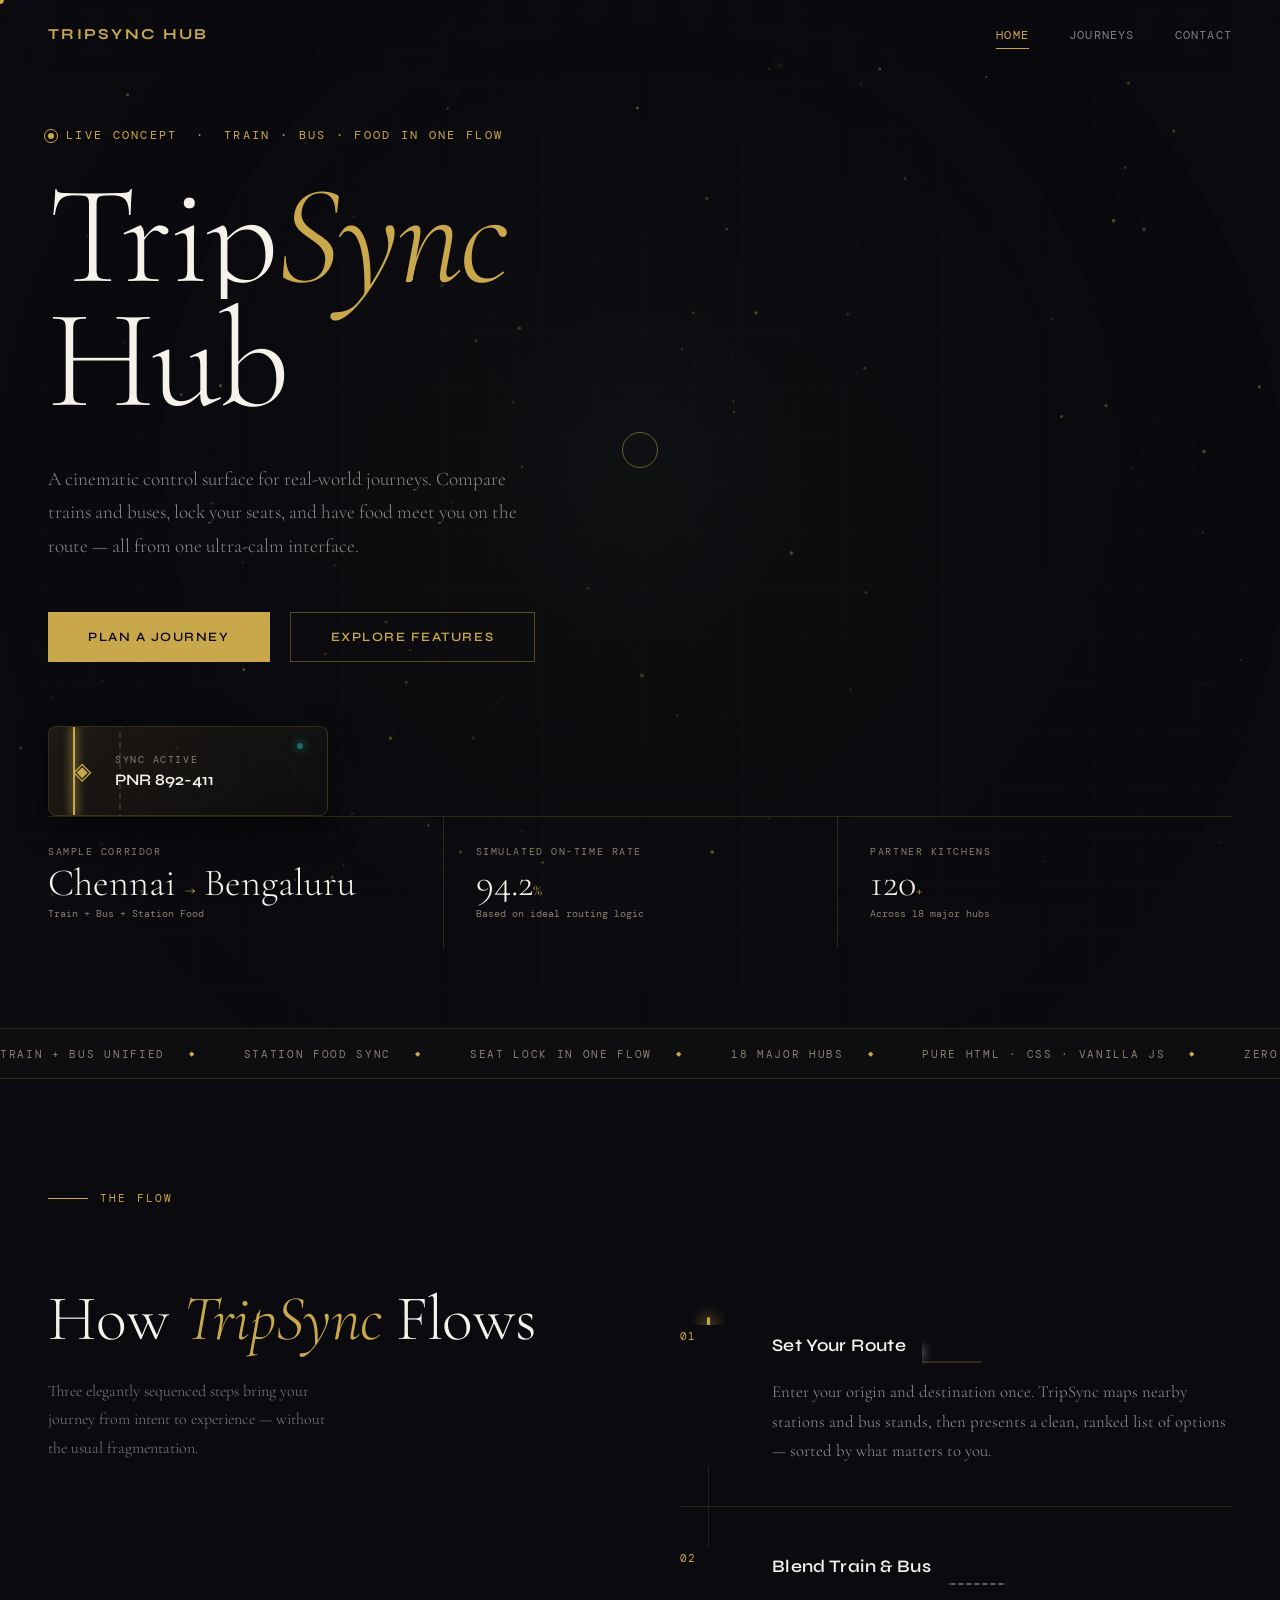
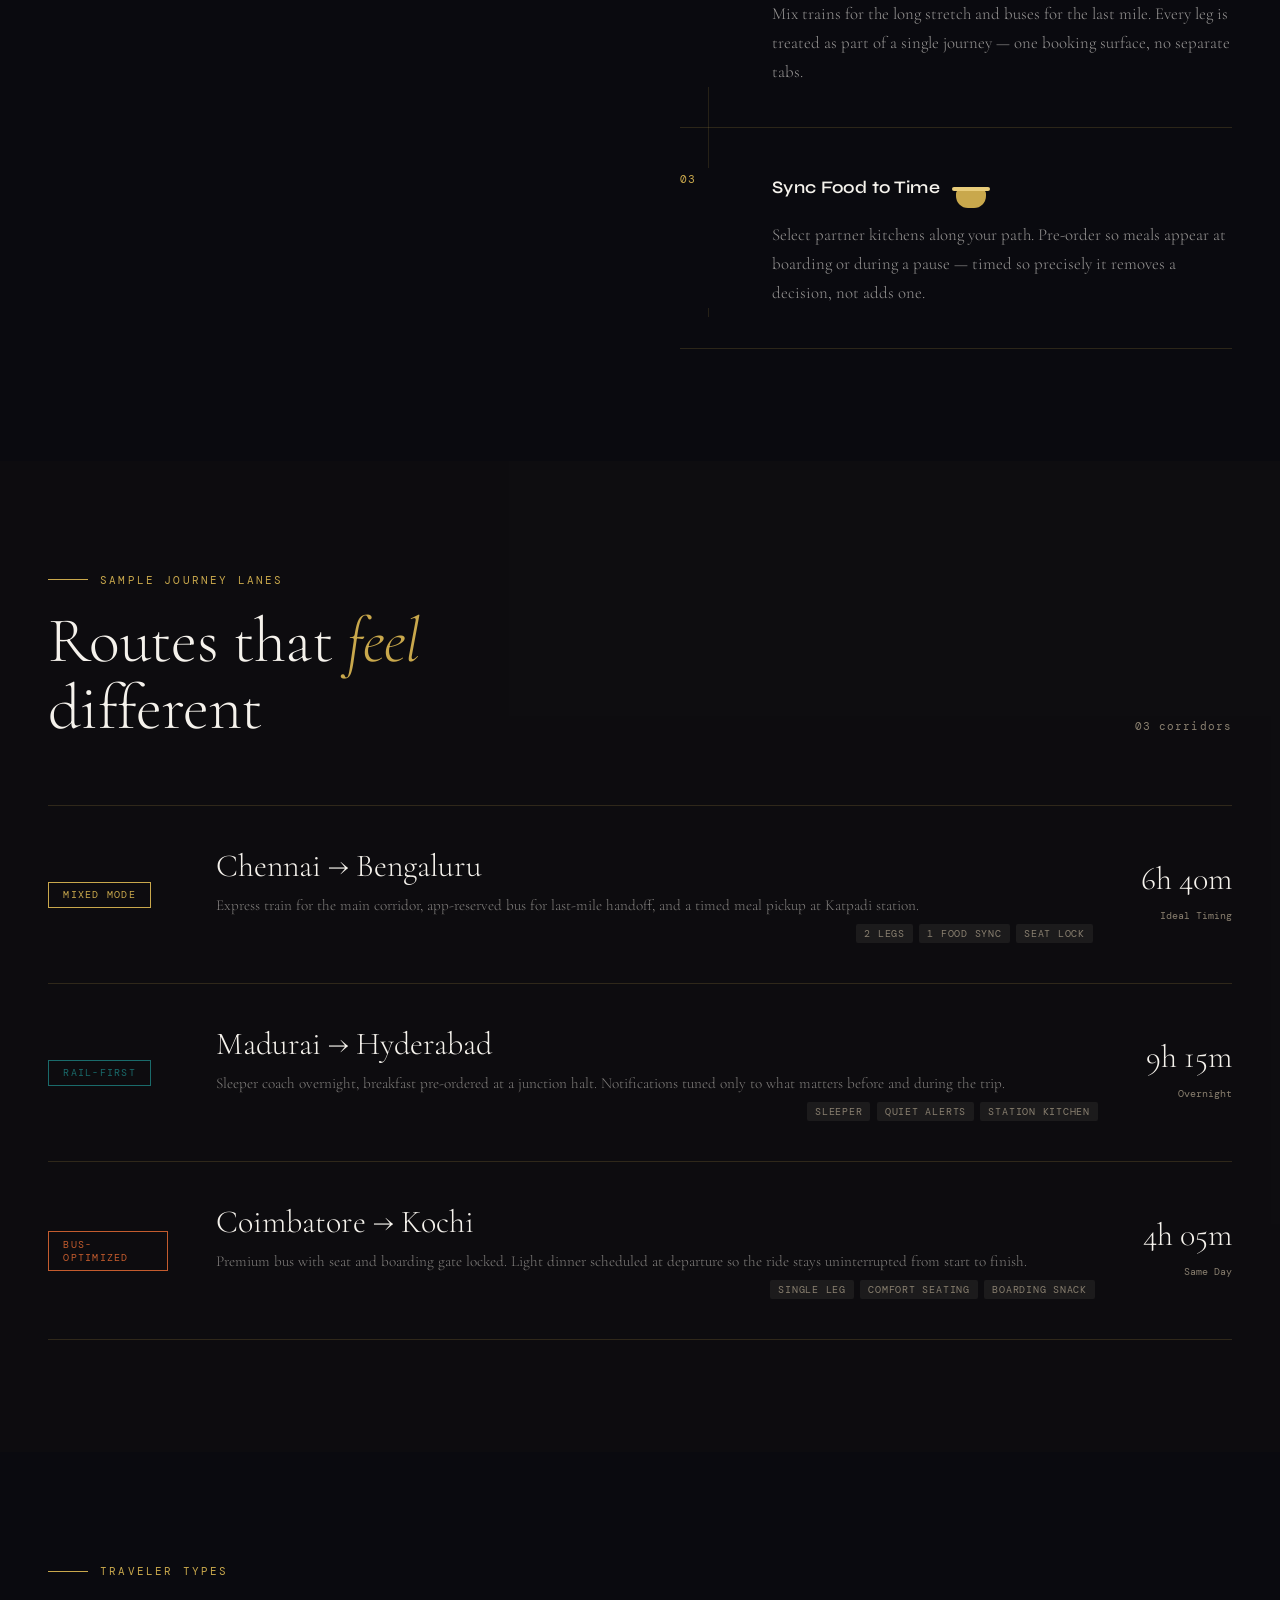
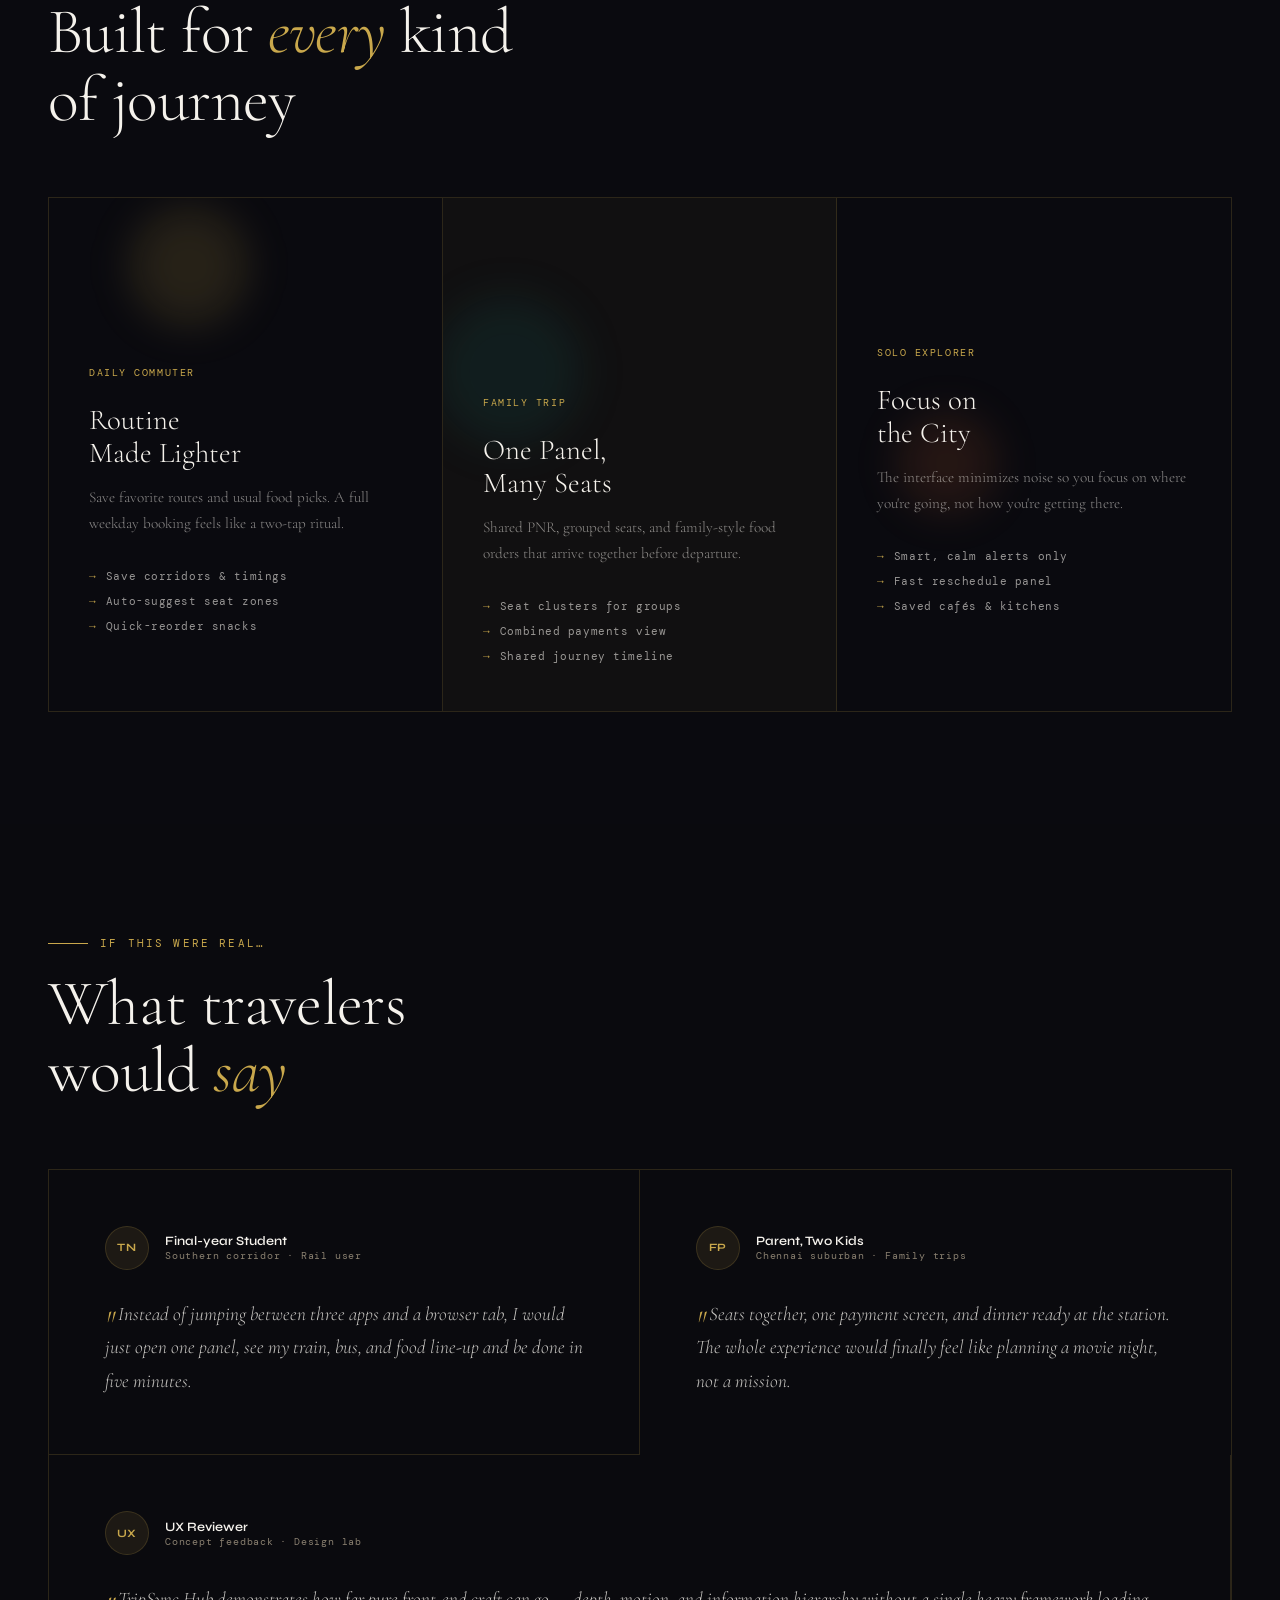
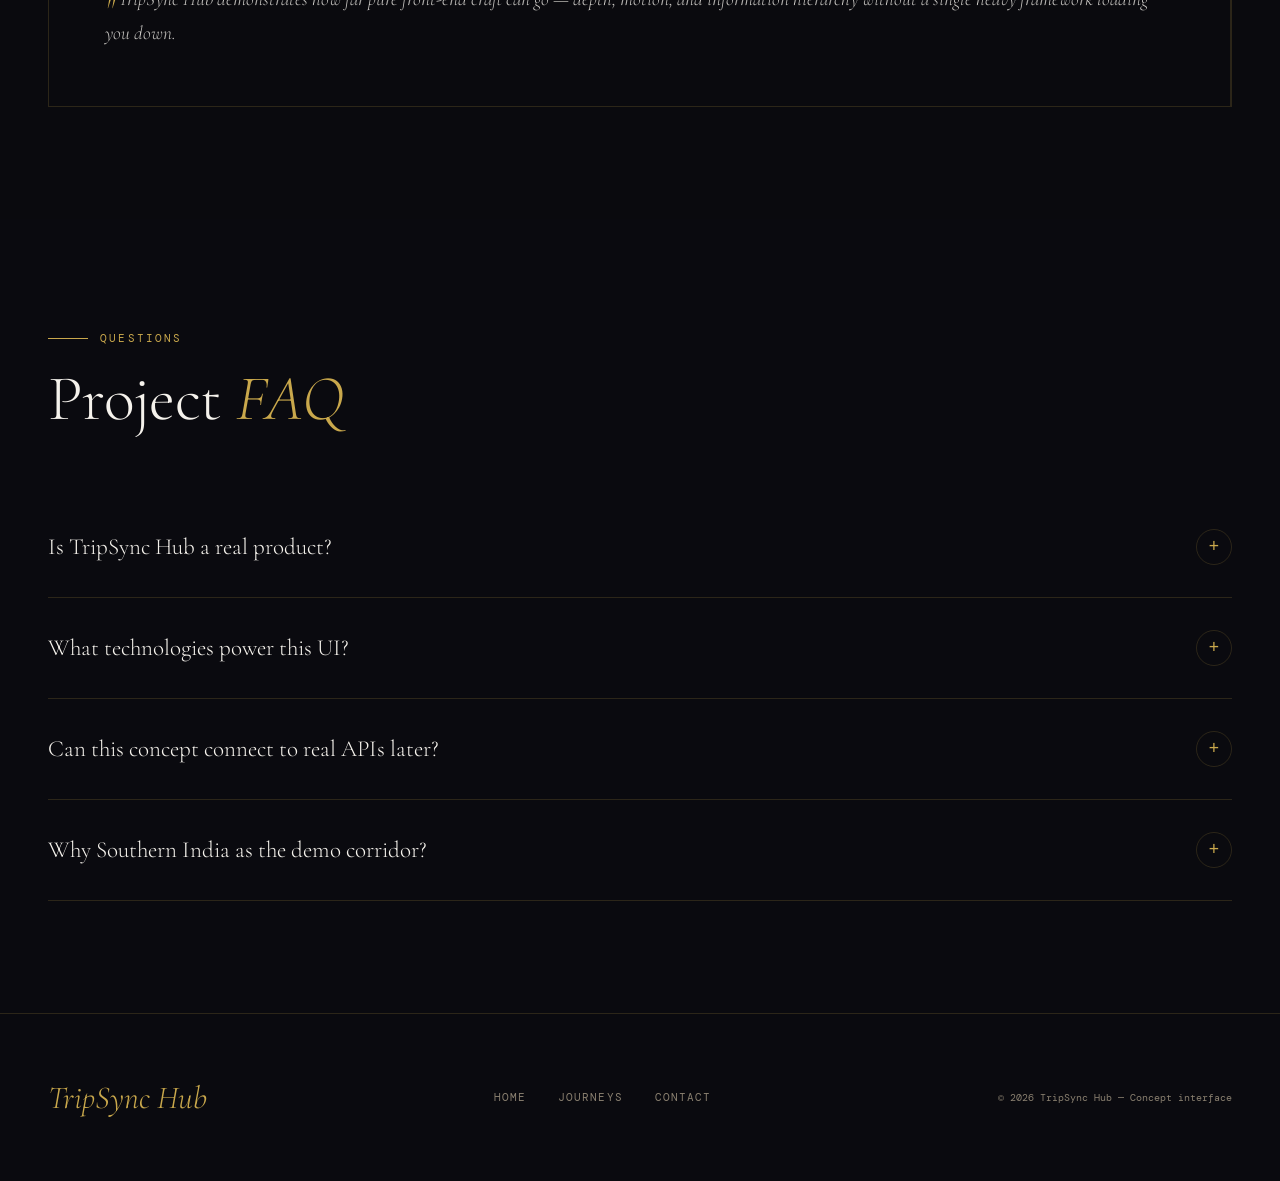
<file: index.html>
<!DOCTYPE html>
<html lang="en">

<head>
  <meta charset="UTF-8" />
  <meta name="viewport" content="width=device-width, initial-scale=1.0" />
  <title>TripSync Hub — Journey Reimagined</title>
  <link rel="preconnect" href="https://fonts.googleapis.com" />
  <link rel="preconnect" href="https://fonts.gstatic.com" crossorigin />
  <link
    href="https://fonts.googleapis.com/css2?family=Cormorant+Garamond:ital,wght@0,300;0,400;0,600;1,300;1,400&family=DM+Mono:wght@300;400;500&family=Syne:wght@400;600;700;800&display=swap"
    rel="stylesheet" />
  <link rel="stylesheet" href="style.css" />
  <style>
    /* ─── COOKING ANIMATION ─── */
    .cooking-animation {
      display: inline-flex;
      align-items: flex-end;
      position: relative;
      width: 40px;
      height: 40px;
      margin-left: 1rem;
      vertical-align: middle;
    }

    .cooking-pot {
      position: relative;
      width: 30px;
      height: 18px;
      background: var(--gold);
      border-radius: 4px 4px 12px 12px;
      z-index: 2;
    }

    .cooking-pot::before {
      content: '';
      position: absolute;
      top: -3px;
      left: -4px;
      width: 38px;
      height: 4px;
      background: var(--gold-light);
      border-radius: 2px;
    }

    .steam-container {
      position: absolute;
      top: -20px;
      left: 0;
      width: 100%;
      height: 20px;
      overflow: hidden;
      z-index: 1;
    }

    .steam {
      position: absolute;
      bottom: 0px;
      width: 3px;
      height: 12px;
      background: var(--paper);
      border-radius: 2px;
      filter: blur(1px);
      opacity: 0;
      animation: steamRise 2s infinite ease-out;
    }

    .steam-1 {
      left: 6px;
      animation-delay: 0s;
    }

    .steam-2 {
      left: 14px;
      animation-delay: 0.6s;
    }

    .steam-3 {
      left: 22px;
      animation-delay: 1.2s;
    }

    @keyframes steamRise {
      0% {
        transform: translateY(0) scaleX(1);
        opacity: 0;
      }

      20% {
        opacity: 0.6;
      }

      100% {
        transform: translateY(-16px) scaleX(2);
        opacity: 0;
      }
    }

    .bubble {
      position: absolute;
      background: var(--rust);
      border-radius: 50%;
      opacity: 0;
      animation: bubblePop 2s infinite ease-in;
      z-index: 3;
    }

    .bubble-1 {
      width: 5px;
      height: 5px;
      left: 8px;
      top: -6px;
      animation-delay: 0.3s;
    }

    .bubble-2 {
      width: 4px;
      height: 4px;
      left: 14px;
      top: -4px;
      animation-delay: 0.8s;
    }

    .bubble-3 {
      width: 6px;
      height: 6px;
      left: 20px;
      top: -5px;
      animation-delay: 1.5s;
    }

    @keyframes bubblePop {
      0% {
        transform: scale(0.5);
        opacity: 0;
      }

      50% {
        transform: scale(1.2);
        opacity: 1;
      }

      100% {
        transform: scale(1.5) translateY(-5px);
        opacity: 0;
      }
    }

    /* ─── TRAIN ANIMATION ─── */
    .train-animation {
      display: inline-flex;
      align-items: flex-end;
      position: relative;
      width: 60px;
      height: 40px;
      margin-left: 1rem;
      vertical-align: middle;
      overflow: hidden;
    }

    .train-body {
      position: absolute;
      bottom: 4px;
      left: -60px;
      width: 48px;
      height: 20px;
      background: linear-gradient(90deg, var(--teal) 0%, #114242 100%);
      border-radius: 4px 12px 12px 4px;
      border: 1px solid var(--border);
      z-index: 2;
      animation: trainDrive 4s infinite cubic-bezier(0.4, 0, 0.2, 1);
    }

    .train-window {
      position: absolute;
      top: 4px;
      right: 6px;
      width: 14px;
      height: 8px;
      background: rgba(201, 168, 76, 0.3);
      border-radius: 2px;
      box-shadow: 0 0 4px rgba(201, 168, 76, 0.5);
    }

    .train-window::before {
      content: '';
      position: absolute;
      top: 0;
      right: 18px;
      width: 8px;
      height: 8px;
      background: rgba(201, 168, 76, 0.2);
      border-radius: 2px;
    }

    .train-wheel {
      position: absolute;
      bottom: -4px;
      width: 8px;
      height: 8px;
      background: var(--ink);
      border: 2px solid var(--gold);
      border-radius: 50%;
      animation: wheelSpin 0.5s infinite linear;
    }

    .t-wheel-1 {
      left: 6px;
    }

    .t-wheel-2 {
      right: 8px;
    }

    .train-light {
      position: absolute;
      bottom: 4px;
      right: -2px;
      width: 4px;
      height: 6px;
      background: var(--paper);
      border-radius: 0 4px 4px 0;
      box-shadow: 8px 0 12px 4px rgba(245, 242, 236, 0.6);
    }

    .train-track {
      position: absolute;
      bottom: 2px;
      left: 0;
      width: 100%;
      height: 2px;
      background: rgba(201, 168, 76, 0.2);
      z-index: 1;
    }

    @keyframes trainDrive {
      0% {
        transform: translateX(0);
      }

      40% {
        transform: translateX(130px);
      }

      100% {
        transform: translateX(130px);
      }
    }

    @keyframes wheelSpin {
      0% {
        transform: rotate(0deg);
      }

      100% {
        transform: rotate(360deg);
      }
    }

    /* ─── BUS ANIMATION ─── */
    .bus-animation {
      display: inline-flex;
      align-items: flex-end;
      position: relative;
      width: 60px;
      height: 40px;
      margin-left: 1rem;
      vertical-align: middle;
      overflow: hidden;
    }

    .bus-body {
      position: absolute;
      bottom: 4px;
      left: -60px;
      width: 42px;
      height: 22px;
      background: var(--rust);
      border-radius: 4px 8px 4px 4px;
      border: 1px solid var(--border);
      z-index: 2;
      animation: busDrive 4s infinite cubic-bezier(0.4, 0, 0.2, 1);
      animation-delay: 2s;
      /* Offset from train */
    }

    .bus-windows {
      position: absolute;
      top: 4px;
      left: 4px;
      right: 4px;
      height: 8px;
      display: flex;
      gap: 2px;
    }

    .b-win {
      flex: 1;
      background: rgba(10, 10, 15, 0.6);
      border-radius: 1px;
    }

    .b-win:last-child {
      flex: 1.5;
      border-radius: 1px 4px 1px 1px;
    }

    .bus-wheel {
      position: absolute;
      bottom: -4px;
      width: 8px;
      height: 8px;
      background: var(--ink);
      border: 2px solid var(--paper);
      border-radius: 50%;
      animation: wheelSpin 0.7s infinite linear;
    }

    .b-wheel-1 {
      left: 4px;
    }

    .b-wheel-2 {
      right: 6px;
    }

    .bus-road {
      position: absolute;
      bottom: 2px;
      left: 0;
      width: 100%;
      height: 2px;
      background: rgba(245, 242, 236, 0.1);
      z-index: 1;
    }

    .bus-road::after {
      content: '';
      position: absolute;
      top: 0;
      left: 0;
      width: 200%;
      height: 100%;
      background: repeating-linear-gradient(90deg, transparent, transparent 4px, rgba(245, 242, 236, 0.3) 4px, rgba(245, 242, 236, 0.3) 8px);
      animation: roadScroll 1s infinite linear;
    }

    @keyframes busDrive {
      0% {
        transform: translateX(0);
      }

      40% {
        transform: translateX(130px);
      }

      100% {
        transform: translateX(130px);
      }
    }

    @keyframes roadScroll {
      0% {
        transform: translateX(0);
      }

      100% {
        transform: translateX(-16px);
      }
    }

    /* ─── NEW GRAND ANIMATIONS ─── */
    /* 1. Animated Ticket */
    .animated-ticket-wrapper {
      margin-top: 4rem;
      opacity: 0;
      transform: translateY(20px);
      animation: fadeUp 0.8s 1.5s forwards;
    }

    .animated-ticket {
      position: relative;
      width: 280px;
      height: 90px;
      background: linear-gradient(135deg, rgba(201, 168, 76, 0.1), rgba(201, 168, 76, 0.02));
      border: 1px solid var(--border);
      border-radius: 8px;
      overflow: hidden;
      display: flex;
      align-items: center;
      padding: 0 1.5rem;
      gap: 1.5rem;
      box-shadow: 0 10px 30px rgba(0, 0, 0, 0.5);
    }

    .ticket-stub {
      position: absolute;
      left: 70px;
      top: -5px;
      bottom: -5px;
      border-left: 2px dashed rgba(201, 168, 76, 0.2);
    }

    .ticket-scanner {
      position: absolute;
      top: 0;
      bottom: 0;
      width: 2px;
      background: var(--gold);
      box-shadow: 0 0 10px 2px rgba(201, 168, 76, 0.6);
      animation: ticketScan 3s infinite ease-in-out alternate;
    }

    .ticket-icon {
      font-family: var(--ff-mono);
      font-size: 1.5rem;
      color: var(--gold);
      z-index: 1;
    }

    .ticket-info {
      z-index: 1;
      display: flex;
      flex-direction: column;
      gap: 0.25rem;
    }

    .ticket-label {
      font-family: var(--ff-mono);
      font-size: 0.65rem;
      letter-spacing: 0.15em;
      text-transform: uppercase;
      color: var(--muted);
    }

    .ticket-value {
      font-family: var(--ff-ui);
      font-size: 1rem;
      font-weight: 600;
      color: var(--paper);
    }

    .ticket-status {
      position: absolute;
      top: 1rem;
      right: 1.5rem;
      width: 6px;
      height: 6px;
      background: var(--teal);
      border-radius: 50%;
      box-shadow: 0 0 8px 2px rgba(26, 107, 107, 0.6);
      animation: statusBlink 2s infinite;
    }

    @keyframes ticketScan {
      0% {
        left: 0;
        opacity: 0;
      }

      10% {
        opacity: 1;
      }

      90% {
        opacity: 1;
      }

      100% {
        left: 100%;
        opacity: 0;
      }
    }

    @keyframes statusBlink {

      0%,
      100% {
        opacity: 1;
      }

      50% {
        opacity: 0.3;
      }
    }

    /* 2. Floating Orbs for Plan Cards */
    .geometric-orb {
      position: absolute;
      border-radius: 50%;
      filter: blur(20px);
      z-index: 0;
      pointer-events: none;
      animation: floatOrb 8s infinite ease-in-out;
    }

    .orb-gold {
      width: 120px;
      height: 120px;
      background: rgba(201, 168, 76, 0.15);
      top: -40px;
      right: -40px;
    }

    .orb-teal {
      width: 150px;
      height: 150px;
      background: rgba(26, 107, 107, 0.15);
      bottom: -50px;
      left: -50px;
      animation-delay: -2s;
    }

    .orb-rust {
      width: 100px;
      height: 100px;
      background: rgba(196, 92, 46, 0.15);
      top: 40%;
      right: -20px;
      animation-delay: -4s;
    }

    .plan-card * {
      position: relative;
      z-index: 1;
    }

    @keyframes floatOrb {

      0%,
      100% {
        transform: translateY(0) scale(1);
      }

      50% {
        transform: translateY(-20px) scale(1.1);
      }
    }

    /* 3. Dynamic Route Arrows */
    .route-arrow-animated {
      display: flex;
      align-items: center;
      gap: 4px;
      opacity: 0;
      transform: translateX(-15px);
      transition: opacity 0.3s, transform 0.3s;
    }

    .route-entry:hover .route-arrow-animated {
      opacity: 1;
      transform: translateX(0);
    }

    .arrow-dash {
      width: 4px;
      height: 2px;
      background: var(--gold);
      border-radius: 1px;
      animation: dashFlow 1s infinite linear;
    }

    .arrow-dash:nth-child(2) {
      animation-delay: 0.15s;
    }

    .arrow-dash:nth-child(3) {
      animation-delay: 0.3s;
    }

    .arrow-head {
      font-size: 1.2rem;
      color: var(--gold);
      line-height: 0;
      margin-bottom: 2px;
    }

    @keyframes dashFlow {
      0% {
        opacity: 0.2;
        transform: translateX(-4px);
      }

      50% {
        opacity: 1;
      }

      100% {
        opacity: 0.2;
        transform: translateX(4px);
      }
    }

    /* ─── NEW ULTRA-GRAND ANIMATIONS ─── */

    /* 1. Glassmorphism 3D Card Tilts */
    .glass-card-tilt {
      transform-style: preserve-3d;
      perspective: 1000px;
    }

    .glass-card-inner {
      position: relative;
      transition: transform 0.4s cubic-bezier(0.16, 1, 0.3, 1), box-shadow 0.4s;
      transform-style: preserve-3d;
    }

    .glass-card-inner:hover {
      transform: translateY(-5px) rotateX(4deg) rotateY(-2deg);
      box-shadow: -10px 15px 30px rgba(0, 0, 0, 0.3), 0 0 40px rgba(201, 168, 76, 0.05);
      z-index: 10;
    }

    .glass-card-inner::before {
      content: '';
      position: absolute;
      top: 0;
      left: -100%;
      width: 50%;
      height: 100%;
      background: linear-gradient(to right, transparent, rgba(255, 255, 255, 0.05), transparent);
      transform: skewX(-20deg);
      transition: 0.5s;
      z-index: 5;
      pointer-events: none;
    }

    .glass-card-inner:hover::before {
      left: 150%;
    }

    /* 2. Pulse Grid Background Loop */
    .pulse-grid {
      position: absolute;
      top: -20%;
      left: -20%;
      width: 140%;
      height: 140%;
      background-image:
        radial-gradient(circle at center, rgba(201, 168, 76, 0.03) 0%, transparent 60%),
        repeating-linear-gradient(0deg, transparent, transparent 49px, rgba(245, 242, 236, 0.02) 50px),
        repeating-linear-gradient(90deg, transparent, transparent 49px, rgba(245, 242, 236, 0.02) 50px);
      z-index: -1;
      transform-origin: center;
      animation: gridBreathe 25s infinite alternate ease-in-out;
      pointer-events: none;
    }

    @keyframes gridBreathe {
      0% {
        transform: scale(1) rotate(0deg);
        opacity: 0.3;
      }

      100% {
        transform: scale(1.1) rotate(2deg);
        opacity: 0.8;
      }
    }

    /* 3. Cascade Text Reveal */
    .cascade-parent {
      overflow: hidden;
      display: inline-block;
      vertical-align: bottom;
    }

    .cascade-child {
      display: inline-block;
      opacity: 0;
      transform: translateY(60px);
      animation: cascadeSlide 1s cubic-bezier(0.16, 1, 0.3, 1) forwards;
    }

    .cascade-child.c1 {
      animation-delay: 0.3s;
    }

    .cascade-child.c2 {
      animation-delay: 0.45s;
    }

    .cascade-child.c3 {
      animation-delay: 0.6s;
    }

    .cascade-em {
      display: inline-block;
      opacity: 0;
      transform: translateX(40px);
      animation: cascadeSide 1s cubic-bezier(0.16, 1, 0.3, 1) forwards;
      animation-delay: 0.75s;
    }

    @keyframes cascadeSlide {
      to {
        opacity: 1;
        transform: translateY(0);
      }
    }

    @keyframes cascadeSide {
      to {
        opacity: 1;
        transform: translateX(0);
      }
    }

    /* 4. Glowing Energy Line Connectors */
    .timeline-container {
      position: relative;
    }

    .timeline-line {
      position: absolute;
      top: 2rem;
      bottom: 2rem;
      left: 28px;
      /* Aligned with numbers */
      width: 1px;
      background: rgba(201, 168, 76, 0.15);
      z-index: 0;
    }

    .timeline-energy {
      position: absolute;
      top: 0;
      left: -1px;
      width: 3px;
      height: 60px;
      background: var(--gold);
      box-shadow: 0 0 15px 2px rgba(201, 168, 76, 0.8);
      border-radius: 2px;
      animation: shootEnergy 4s infinite cubic-bezier(0.4, 0, 0.2, 1);
    }

    .step-row {
      position: relative;
      z-index: 1;
    }

    @keyframes shootEnergy {
      0% {
        top: -10%;
        opacity: 0;
      }

      10% {
        opacity: 1;
      }

      90% {
        opacity: 1;
      }

      100% {
        top: 110%;
        opacity: 0;
      }
    }
  </style>
</head>

<body>

  <!-- Custom Cursor -->
  <div id="cursor-dot"></div>
  <div id="cursor-ring"></div>

  <!-- Generative Canvas Background -->
  <canvas id="bg-canvas"></canvas>

  <div class="page">
    <!-- NAV -->
    <nav>
      <a href="index.html" class="nav-logo">TripSync Hub</a>
      <ul class="nav-links">
        <li><a href="index.html" class="active">Home</a></li>
        <li><a href="about.html">Journeys</a></li>
        <li><a href="contact.html">Contact</a></li>
      </ul>
    </nav>

    <!-- HERO -->
    <section class="hero" style="position: relative;">
      <div class="pulse-grid"></div>
      <div class="hero-body">
        <div class="hero-eyebrow">
          <span class="pulse-dot"></span>
          Live Concept &nbsp;·&nbsp; Train · Bus · Food in one flow
        </div>
        <h1 class="hero-title" style="animation: none; opacity: 1; transform: none;">
          <span class="cascade-parent"><span class="cascade-child c1">Trip</span></span><em
            class="cascade-em">Sync</em><br>
          <span class="cascade-parent"><span class="cascade-child c3">Hub</span></span>
        </h1>
        <p class="hero-sub">
          A cinematic control surface for real-world journeys. Compare trains and buses,
          lock your seats, and have food meet you on the route — all from one ultra-calm interface.
        </p>
        <div class="hero-cta">
          <a href="#routes" class="btn-primary" style="text-decoration: none;"><span>Plan a Journey</span></a>
          <a href="#how-it-works" class="btn-ghost" style="text-decoration: none;">Explore Features</a>
        </div>
        <div class="animated-ticket-wrapper">
          <div class="animated-ticket">
            <div class="ticket-scanner"></div>
            <div class="ticket-stub"></div>
            <div class="ticket-icon">◈</div>
            <div class="ticket-info">
              <div class="ticket-label">Sync Active</div>
              <div class="ticket-value">PNR 892-411</div>
            </div>
            <div class="ticket-status"></div>
          </div>
        </div>
      </div>
      <div class="hero-metrics">
        <div class="metric-item">
          <div class="metric-label">Sample Corridor</div>
          <div class="metric-value">Chennai <span>→</span> Bengaluru</div>
          <div class="metric-sub">Train + Bus + Station Food</div>
        </div>
        <div class="metric-item">
          <div class="metric-label">Simulated On-Time Rate</div>
          <div class="metric-value">94.2<span>%</span></div>
          <div class="metric-sub">Based on ideal routing logic</div>
        </div>
        <div class="metric-item">
          <div class="metric-label">Partner Kitchens</div>
          <div class="metric-value">120<span>+</span></div>
          <div class="metric-sub">Across 18 major hubs</div>
        </div>
      </div>
    </section>

    <!-- MARQUEE -->
    <div class="marquee-band">
      <div class="marquee-track" id="marquee-track">
        <span class="marquee-item">Train + Bus Unified</span>
        <span class="marquee-item">Station Food Sync</span>
        <span class="marquee-item">Seat Lock in One Flow</span>
        <span class="marquee-item">18 Major Hubs</span>
        <span class="marquee-item">Pure HTML · CSS · Vanilla JS</span>
        <span class="marquee-item">Zero Frameworks</span>
        <span class="marquee-item">Cinematic Interface</span>
        <span class="marquee-item">120+ Partner Kitchens</span>
        <span class="marquee-item">Train + Bus Unified</span>
        <span class="marquee-item">Station Food Sync</span>
        <span class="marquee-item">Seat Lock in One Flow</span>
        <span class="marquee-item">18 Major Hubs</span>
        <span class="marquee-item">Pure HTML · CSS · Vanilla JS</span>
        <span class="marquee-item">Zero Frameworks</span>
        <span class="marquee-item">Cinematic Interface</span>
        <span class="marquee-item">120+ Partner Kitchens</span>
      </div>
    </div>

    <!-- HOW IT WORKS -->
    <section id="how-it-works">
      <div class="section-eyebrow reveal">The Flow</div>
      <div class="how-layout">
        <div class="how-left">
          <h2 class="section-title reveal d1">How <em>TripSync</em> Flows</h2>
          <p style="font-family:var(--ff-display);font-size:1rem;font-weight:300;color:rgba(245,242,236,0.5);line-height:1.8;margin-top:1.5rem;max-width:35ch;"
            class="reveal d2">
            Three elegantly sequenced steps bring your journey from intent to experience — without the usual
            fragmentation.
          </p>
        </div>
        <div class="how-right timeline-container">
          <div class="timeline-line">
            <div class="timeline-energy"></div>
          </div>
          <div class="step-row">
            <div class="step-number" style="background: var(--ink); padding-bottom: 8px;">01</div>
            <div class="step-content">
              <h3 style="display: flex; align-items: center;">
                Set Your Route
                <div class="train-animation">
                  <div class="train-track"></div>
                  <div class="train-body">
                    <div class="train-window"></div>
                    <div class="train-light"></div>
                    <div class="train-wheel t-wheel-1"></div>
                    <div class="train-wheel t-wheel-2"></div>
                  </div>
                </div>
              </h3>
              <p>Enter your origin and destination once. TripSync maps nearby stations and bus stands, then presents a
                clean, ranked list of options — sorted by what matters to you.</p>
            </div>
          </div>
          <div class="step-row">
            <div class="step-number" style="background: var(--ink); padding-bottom: 8px;">02</div>
            <div class="step-content">
              <h3 style="display: flex; align-items: center;">
                Blend Train & Bus
                <div class="bus-animation">
                  <div class="bus-road"></div>
                  <div class="bus-body">
                    <div class="bus-windows">
                      <div class="b-win"></div>
                      <div class="b-win"></div>
                      <div class="b-win"></div>
                    </div>
                    <div class="bus-wheel b-wheel-1"></div>
                    <div class="bus-wheel b-wheel-2"></div>
                  </div>
                </div>
              </h3>
              <p>Mix trains for the long stretch and buses for the last mile. Every leg is treated as part of a single
                journey — one booking surface, no separate tabs.</p>
            </div>
          </div>
          <div class="step-row">
            <div class="step-number" style="background: var(--ink); padding-bottom: 8px;">03</div>
            <div class="step-content">
              <h3 style="display: flex; align-items: center;">
                Sync Food to Time
                <div class="cooking-animation">
                  <div class="steam-container">
                    <div class="steam steam-1"></div>
                    <div class="steam steam-2"></div>
                    <div class="steam steam-3"></div>
                  </div>
                  <div class="cooking-pot">
                    <div class="bubble bubble-1"></div>
                    <div class="bubble bubble-2"></div>
                    <div class="bubble bubble-3"></div>
                  </div>
                </div>
              </h3>
              <p>Select partner kitchens along your path. Pre-order so meals appear at boarding or during a pause —
                timed so precisely it removes a decision, not adds one.</p>
            </div>
          </div>
        </div>
      </div>
    </section>

    <!-- ROUTES -->
    <section id="routes">
      <div class="routes-header">
        <div>
          <div class="section-eyebrow reveal">Sample Journey Lanes</div>
          <h2 class="section-title reveal d1">Routes that <em>feel</em> different</h2>
        </div>
        <div class="routes-count reveal">03 corridors</div>
      </div>
      <div class="route-list">
        <div class="route-entry">
          <div><span class="route-badge badge-mixed">Mixed Mode</span></div>
          <div class="route-main">
            <h3>Chennai → Bengaluru</h3>
            <p>Express train for the main corridor, app-reserved bus for last-mile handoff, and a timed meal pickup at
              Katpadi station.</p>
            <div class="route-tags">
              <span class="route-tag">2 legs</span>
              <span class="route-tag">1 food sync</span>
              <span class="route-tag">Seat lock</span>
            </div>
          </div>
          <div class="route-stats">
            <div class="route-duration">6h 40m</div>
            <div class="metric-sub">Ideal Timing</div>
            <div class="route-arrow-animated">
              <div class="arrow-dash"></div>
              <div class="arrow-dash"></div>
              <div class="arrow-dash"></div>
              <div class="arrow-head">↗</div>
            </div>
          </div>
        </div>
        <div class="route-entry">
          <div><span class="route-badge badge-rail">Rail-First</span></div>
          <div class="route-main">
            <h3>Madurai → Hyderabad</h3>
            <p>Sleeper coach overnight, breakfast pre-ordered at a junction halt. Notifications tuned only to what
              matters before and during the trip.</p>
            <div class="route-tags">
              <span class="route-tag">Sleeper</span>
              <span class="route-tag">Quiet alerts</span>
              <span class="route-tag">Station kitchen</span>
            </div>
          </div>
          <div class="route-stats">
            <div class="route-duration">9h 15m</div>
            <div class="metric-sub">Overnight</div>
            <div class="route-arrow-animated">
              <div class="arrow-dash"></div>
              <div class="arrow-dash"></div>
              <div class="arrow-dash"></div>
              <div class="arrow-head">↗</div>
            </div>
          </div>
        </div>
        <div class="route-entry">
          <div><span class="route-badge badge-bus">Bus-Optimized</span></div>
          <div class="route-main">
            <h3>Coimbatore → Kochi</h3>
            <p>Premium bus with seat and boarding gate locked. Light dinner scheduled at departure so the ride stays
              uninterrupted from start to finish.</p>
            <div class="route-tags">
              <span class="route-tag">Single leg</span>
              <span class="route-tag">Comfort seating</span>
              <span class="route-tag">Boarding snack</span>
            </div>
          </div>
          <div class="route-stats">
            <div class="route-duration">4h 05m</div>
            <div class="metric-sub">Same Day</div>
            <div class="route-arrow-animated">
              <div class="arrow-dash"></div>
              <div class="arrow-dash"></div>
              <div class="arrow-dash"></div>
              <div class="arrow-head">↗</div>
            </div>
          </div>
        </div>
      </div>
    </section>

    <!-- PLANS -->
    <section id="plans">
      <div class="section-eyebrow reveal">Traveler Types</div>
      <h2 class="section-title reveal d1">Built for <em>every</em> kind of journey</h2>
      <div class="plans-grid glass-card-tilt">
        <div class="plan-card glass-card-inner reveal d1">
          <div class="geometric-orb orb-gold"></div>
          <span class="plan-tag">Daily Commuter</span>
          <h3 class="plan-title">Routine<br>Made Lighter</h3>
          <p class="plan-desc">Save favorite routes and usual food picks. A full weekday booking feels like a two-tap
            ritual.</p>
          <ul class="plan-features">
            <li>Save corridors & timings</li>
            <li>Auto-suggest seat zones</li>
            <li>Quick-reorder snacks</li>
          </ul>
        </div>
        <div class="plan-card featured glass-card-inner reveal d2">
          <div class="geometric-orb orb-teal"></div>
          <span class="plan-tag">Family Trip</span>
          <h3 class="plan-title">One Panel,<br>Many Seats</h3>
          <p class="plan-desc">Shared PNR, grouped seats, and family-style food orders that arrive together before
            departure.</p>
          <ul class="plan-features">
            <li>Seat clusters for groups</li>
            <li>Combined payments view</li>
            <li>Shared journey timeline</li>
          </ul>
        </div>
        <div class="plan-card glass-card-inner reveal d3">
          <div class="geometric-orb orb-rust"></div>
          <span class="plan-tag">Solo Explorer</span>
          <h3 class="plan-title">Focus on<br>the City</h3>
          <p class="plan-desc">The interface minimizes noise so you focus on where you're going, not how you're getting
            there.</p>
          <ul class="plan-features">
            <li>Smart, calm alerts only</li>
            <li>Fast reschedule panel</li>
            <li>Saved cafés & kitchens</li>
          </ul>
        </div>
      </div>
    </section>

    <!-- STORIES -->
    <section id="stories">
      <div class="section-eyebrow reveal">If This Were Real…</div>
      <h2 class="section-title reveal d1">What travelers<br>would <em>say</em></h2>
      <div class="stories-layout" style="margin-top:4rem;">
        <div class="story-item">
          <div class="story-avatar-row">
            <div class="avatar-circle">TN</div>
            <div class="avatar-info">
              <div class="name">Final-year Student</div>
              <div class="role">Southern corridor · Rail user</div>
            </div>
          </div>
          <p class="story-quote">Instead of jumping between three apps and a browser tab, I would just open one panel,
            see my train, bus, and food line-up and be done in five minutes.</p>
        </div>
        <div class="story-item">
          <div class="story-avatar-row">
            <div class="avatar-circle">FP</div>
            <div class="avatar-info">
              <div class="name">Parent, Two Kids</div>
              <div class="role">Chennai suburban · Family trips</div>
            </div>
          </div>
          <p class="story-quote">Seats together, one payment screen, and dinner ready at the station. The whole
            experience would finally feel like planning a movie night, not a mission.</p>
        </div>
        <div class="story-item wide">
          <div class="story-avatar-row">
            <div class="avatar-circle">UX</div>
            <div class="avatar-info">
              <div class="name">UX Reviewer</div>
              <div class="role">Concept feedback · Design lab</div>
            </div>
          </div>
          <p class="story-quote">TripSync Hub demonstrates how far pure front-end craft can go — depth, motion, and
            information hierarchy without a single heavy framework loading you down.</p>
        </div>
      </div>
    </section>

    <!-- FAQ -->
    <section id="faq">
      <div class="section-eyebrow reveal">Questions</div>
      <h2 class="section-title reveal d1">Project <em>FAQ</em></h2>
      <div class="faq-list">
        <div class="faq-item reveal">
          <button class="faq-trigger">
            <h3>Is TripSync Hub a real product?</h3>
            <div class="faq-icon-wrap">+</div>
          </button>
          <div class="faq-body">
            <p>This is a concept interface built for study and portfolio use. It imagines how future travel and food
              planning could feel inside a single, focused surface — with all the calm of a streaming app.</p>
          </div>
        </div>
        <div class="faq-item reveal d1">
          <button class="faq-trigger">
            <h3>What technologies power this UI?</h3>
            <div class="faq-icon-wrap">+</div>
          </button>
          <div class="faq-body">
            <p>Everything you see is crafted with semantic HTML, advanced CSS — including custom properties, grid,
              animations, and scroll-linked effects — plus a minimal amount of vanilla JavaScript for interaction and
              the generative canvas background.</p>
          </div>
        </div>
        <div class="faq-item reveal d2">
          <button class="faq-trigger">
            <h3>Can this concept connect to real APIs later?</h3>
            <div class="faq-icon-wrap">+</div>
          </button>
          <div class="faq-body">
            <p>Yes. The layout is structured so that real-time train, bus, and food data could drop into these cards,
              status bands, and timelines without redesigning the entire experience. The structure anticipates live data
              from day one.</p>
          </div>
        </div>
        <div class="faq-item reveal d3">
          <button class="faq-trigger">
            <h3>Why Southern India as the demo corridor?</h3>
            <div class="faq-icon-wrap">+</div>
          </button>
          <div class="faq-body">
            <p>Southern India offers a rich, multi-modal transport ecosystem — Indian Railways, state bus networks, and
              a thriving local food culture — making it ideal as a proving ground for a unified journey interface.</p>
          </div>
        </div>
      </div>
    </section>

    <!-- FOOTER -->
    <footer>
      <a href="index.html" class="footer-logo">TripSync Hub</a>
      <div class="footer-links">
        <a href="index.html">Home</a>
        <a href="about.html">Journeys</a>
        <a href="contact.html">Contact</a>
      </div>
      <div class="footer-copy">© 2026 TripSync Hub — Concept interface</div>
    </footer>
  </div>

  <script>
    /* ── CURSOR ────────────────────────────────────────── */
    const dot = document.getElementById('cursor-dot');
    const ring = document.getElementById('cursor-ring');
    let mx = window.innerWidth / 2, my = window.innerHeight / 2;
    let rx = mx, ry = my;

    document.addEventListener('mousemove', e => {
      mx = e.clientX; my = e.clientY;
      dot.style.left = mx + 'px';
      dot.style.top = my + 'px';
    });

    (function animateRing() {
      rx += (mx - rx) * 0.12;
      ry += (my - ry) * 0.12;
      ring.style.left = rx + 'px';
      ring.style.top = ry + 'px';
      requestAnimationFrame(animateRing);
    })();

    document.querySelectorAll('a, button').forEach(el => {
      el.addEventListener('mouseenter', () => document.body.classList.add('cursor-hover'));
      el.addEventListener('mouseleave', () => document.body.classList.remove('cursor-hover'));
    });

    /* ── CANVAS BACKGROUND ─────────────────────────────── */
    const canvas = document.getElementById('bg-canvas');
    const ctx = canvas.getContext('2d');
    let W, H, particles = [];

    function resize() {
      W = canvas.width = window.innerWidth;
      H = canvas.height = window.innerHeight;
    }
    resize();
    window.addEventListener('resize', resize);

    class Particle {
      constructor() { this.reset(); }
      reset() {
        this.x = Math.random() * W;
        this.y = Math.random() * H;
        this.vx = (Math.random() - 0.5) * 0.25;
        this.vy = (Math.random() - 0.5) * 0.25;
        this.radius = Math.random() * 1.5 + 0.4;
        this.alpha = Math.random() * 0.35 + 0.05;
        this.life = 0;
        this.maxLife = Math.random() * 400 + 200;
      }
      update() {
        this.x += this.vx;
        this.y += this.vy;
        this.life++;
        if (this.life > this.maxLife || this.x < 0 || this.x > W || this.y < 0 || this.y > H) this.reset();
      }
      draw() {
        const fade = Math.min(this.life / 60, 1) * Math.min((this.maxLife - this.life) / 60, 1);
        ctx.beginPath();
        ctx.arc(this.x, this.y, this.radius, 0, Math.PI * 2);
        ctx.fillStyle = `rgba(201,168,76,${this.alpha * fade})`;
        ctx.fill();
      }
    }

    for (let i = 0; i < 120; i++) particles.push(new Particle());

    // Connection lines
    function drawConnections() {
      for (let i = 0; i < particles.length; i++) {
        for (let j = i + 1; j < particles.length; j++) {
          const dx = particles[i].x - particles[j].x;
          const dy = particles[i].y - particles[j].y;
          const dist = Math.sqrt(dx * dx + dy * dy);
          if (dist < 120) {
            ctx.beginPath();
            ctx.moveTo(particles[i].x, particles[i].y);
            ctx.lineTo(particles[j].x, particles[j].y);
            ctx.strokeStyle = `rgba(201,168,76,${0.06 * (1 - dist / 120)})`;
            ctx.lineWidth = 0.5;
            ctx.stroke();
          }
        }
      }
    }

    function animateCanvas() {
      ctx.clearRect(0, 0, W, H);
      // Subtle radial gradient vignette
      const grad = ctx.createRadialGradient(W / 2, H / 2, 0, W / 2, H / 2, Math.max(W, H) * 0.7);
      grad.addColorStop(0, 'rgba(26,107,107,0.04)');
      grad.addColorStop(0.5, 'rgba(10,10,15,0)');
      grad.addColorStop(1, 'rgba(196,92,46,0.03)');
      ctx.fillStyle = grad;
      ctx.fillRect(0, 0, W, H);
      particles.forEach(p => { p.update(); p.draw(); });
      drawConnections();
      requestAnimationFrame(animateCanvas);
    }
    animateCanvas();

    /* ── SCROLL REVEAL ─────────────────────────────────── */
    const revealObs = new IntersectionObserver((entries) => {
      entries.forEach(e => { if (e.isIntersecting) e.target.classList.add('visible'); });
    }, { threshold: 0.12 });
    document.querySelectorAll('.reveal, .step-row, .route-entry, .plan-card, .story-item, .faq-item').forEach(el => revealObs.observe(el));

    /* ── FAQ ───────────────────────────────────────────── */
    document.querySelectorAll('.faq-trigger').forEach(btn => {
      btn.addEventListener('click', () => {
        const item = btn.closest('.faq-item');
        const isOpen = item.classList.contains('open');
        document.querySelectorAll('.faq-item.open').forEach(i => i.classList.remove('open'));
        if (!isOpen) item.classList.add('open');
      });
    });

    /* ── SMOOTH NAV ────────────────────────────────────── */
    document.querySelectorAll('a[href^="#"]').forEach(a => {
      a.addEventListener('click', e => {
        const target = document.querySelector(a.getAttribute('href'));
        if (target) { e.preventDefault(); target.scrollIntoView({ behavior: 'smooth' }); }
      });
    });

    /* ── ROUTE ENTRY HOVER TILT ────────────────────────── */
    document.querySelectorAll('.route-entry').forEach(card => {
      card.addEventListener('mousemove', e => {
        const rect = card.getBoundingClientRect();
        const y = ((e.clientY - rect.top) / rect.height - 0.5) * 4;
        card.style.transform = `translateY(0) rotateX(${-y}deg)`;
        card.style.transformOrigin = 'center center';
        card.style.transformStyle = 'preserve-3d';
      });
      card.addEventListener('mouseleave', () => {
        card.style.transform = '';
      });
    });
  </script>
</body>

</html>
</file>
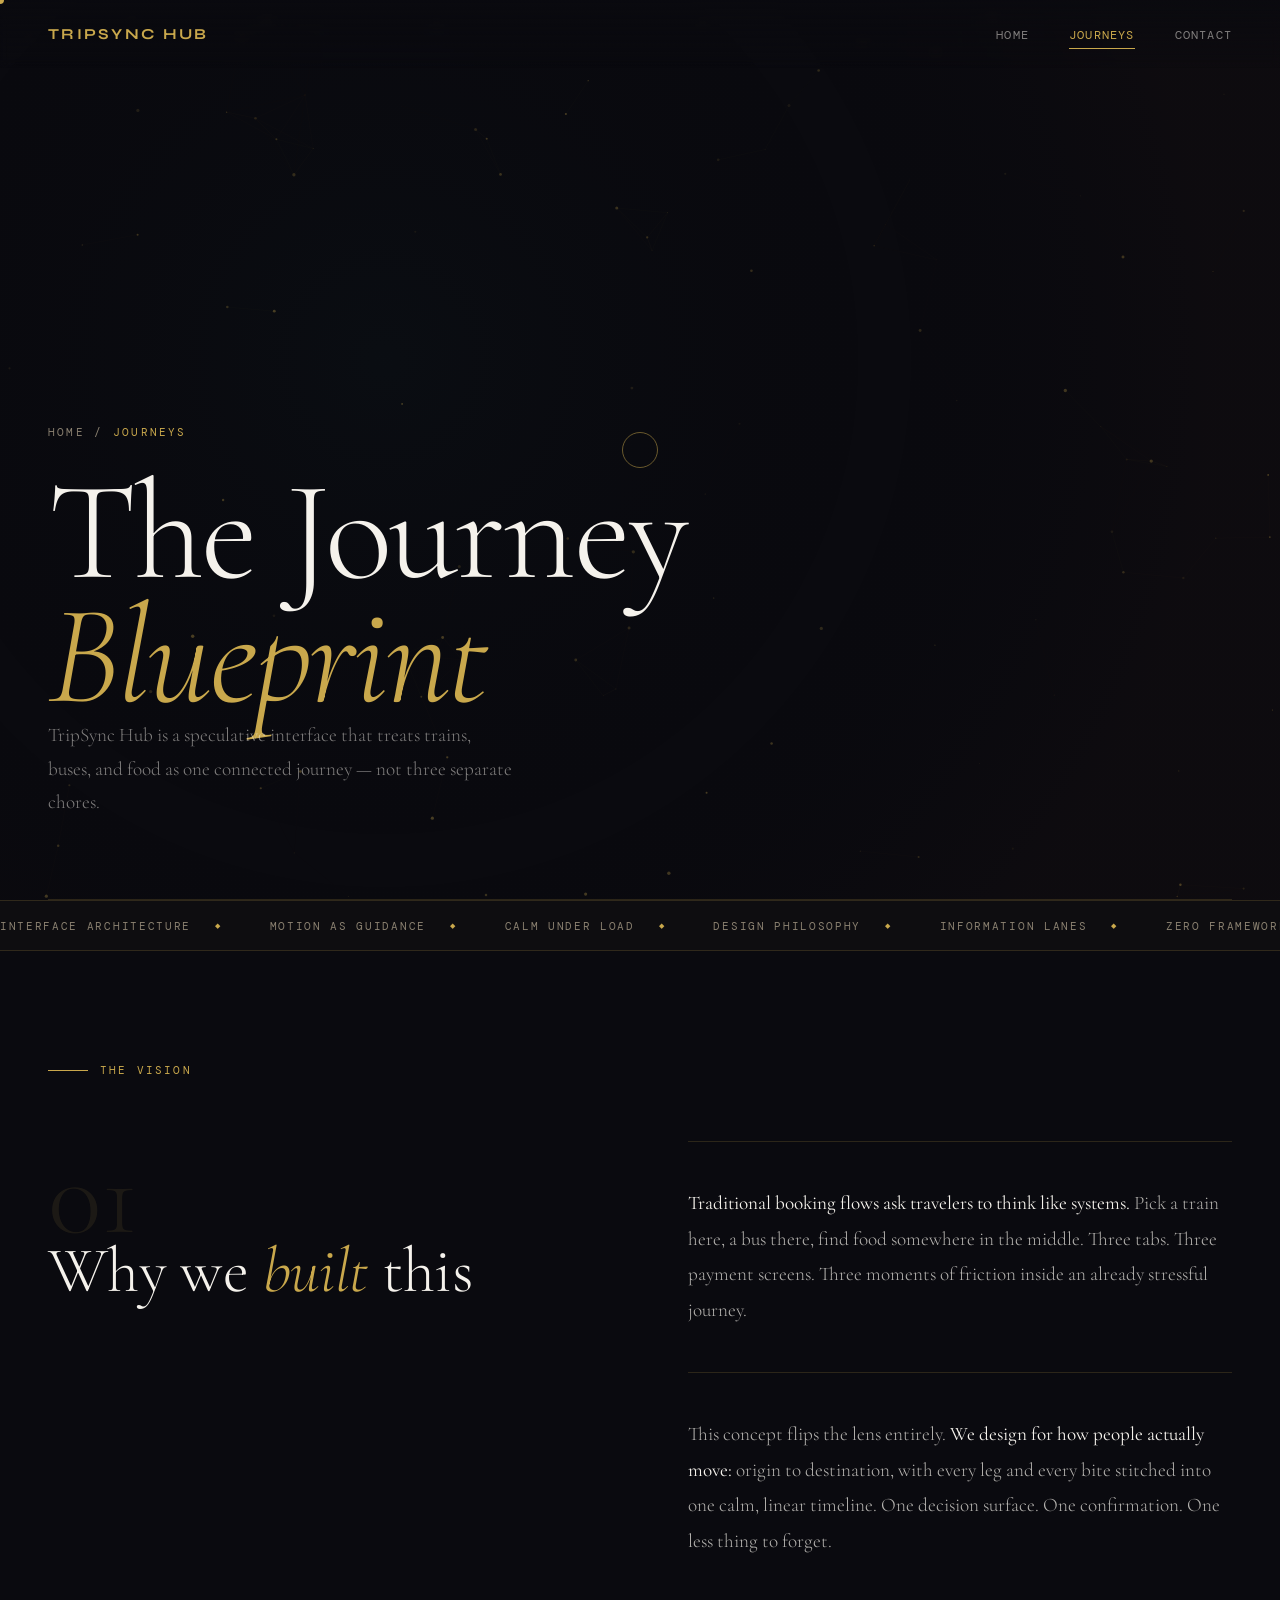
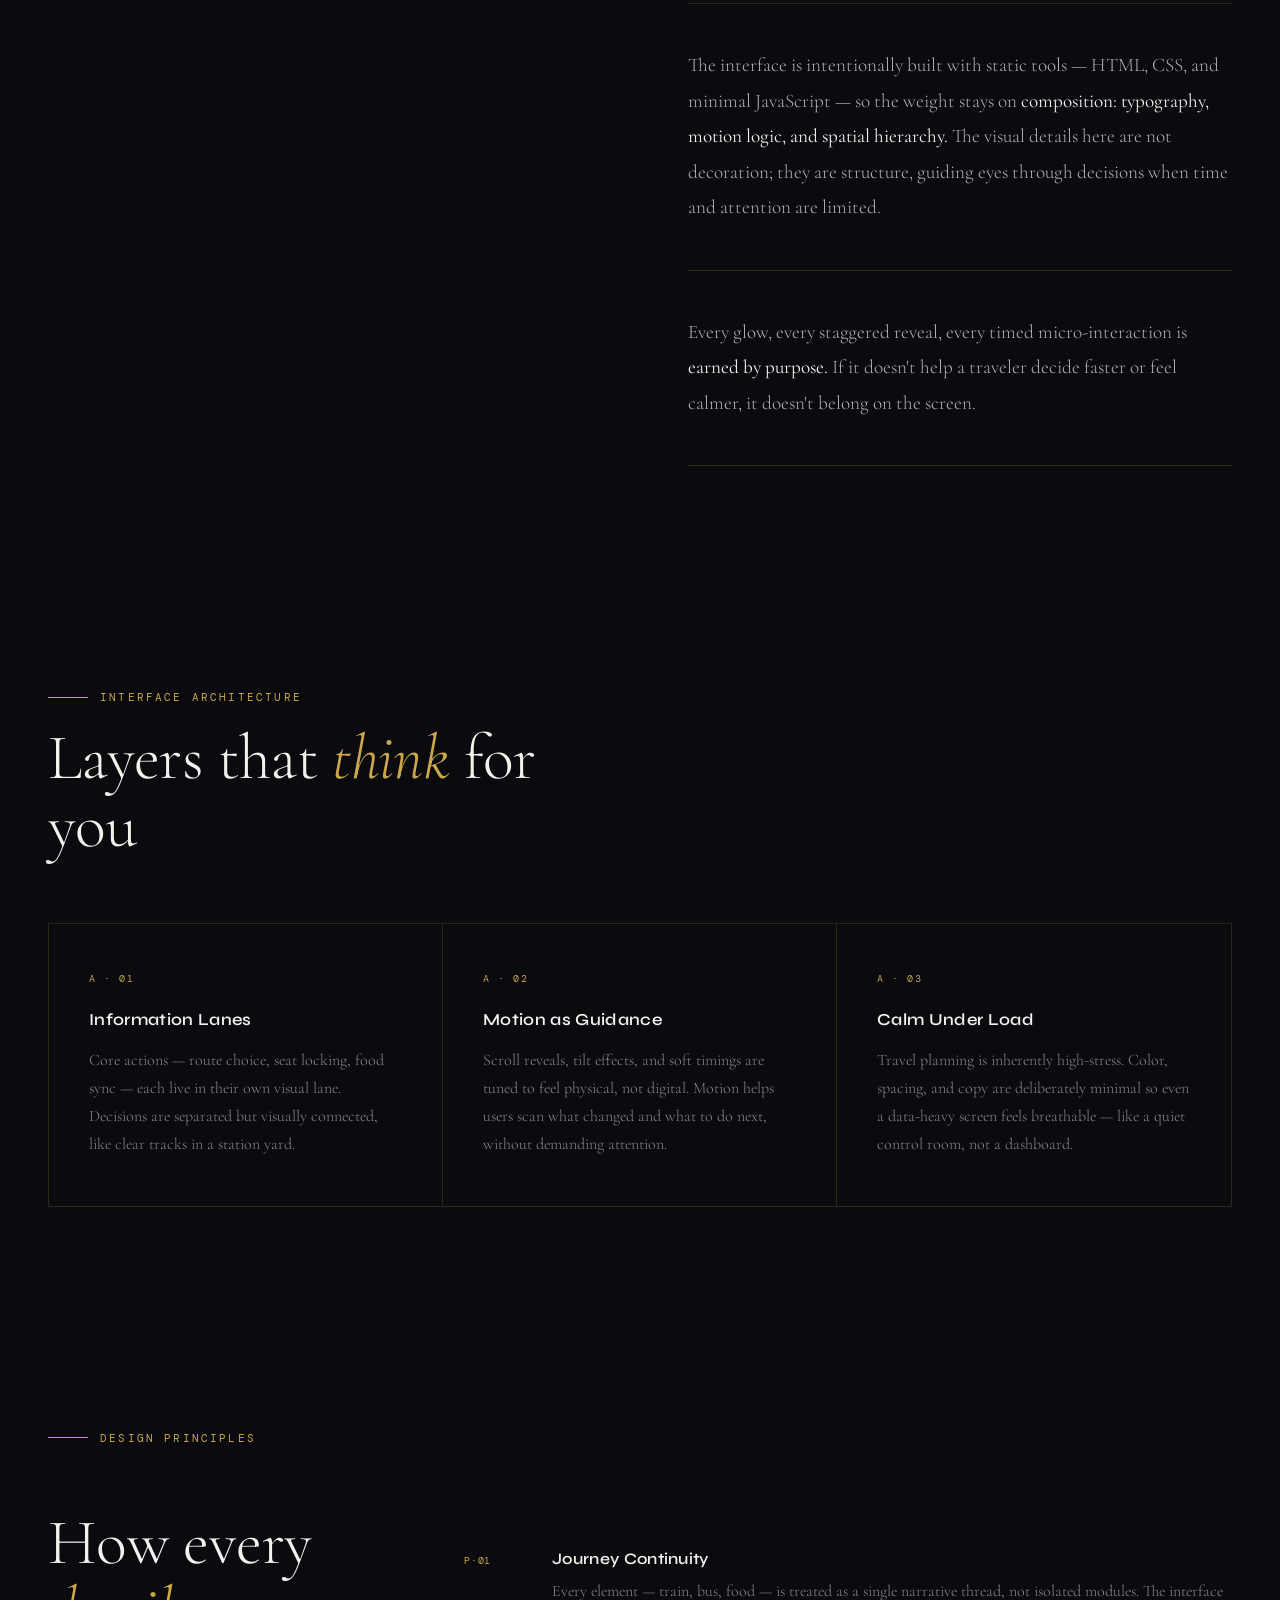
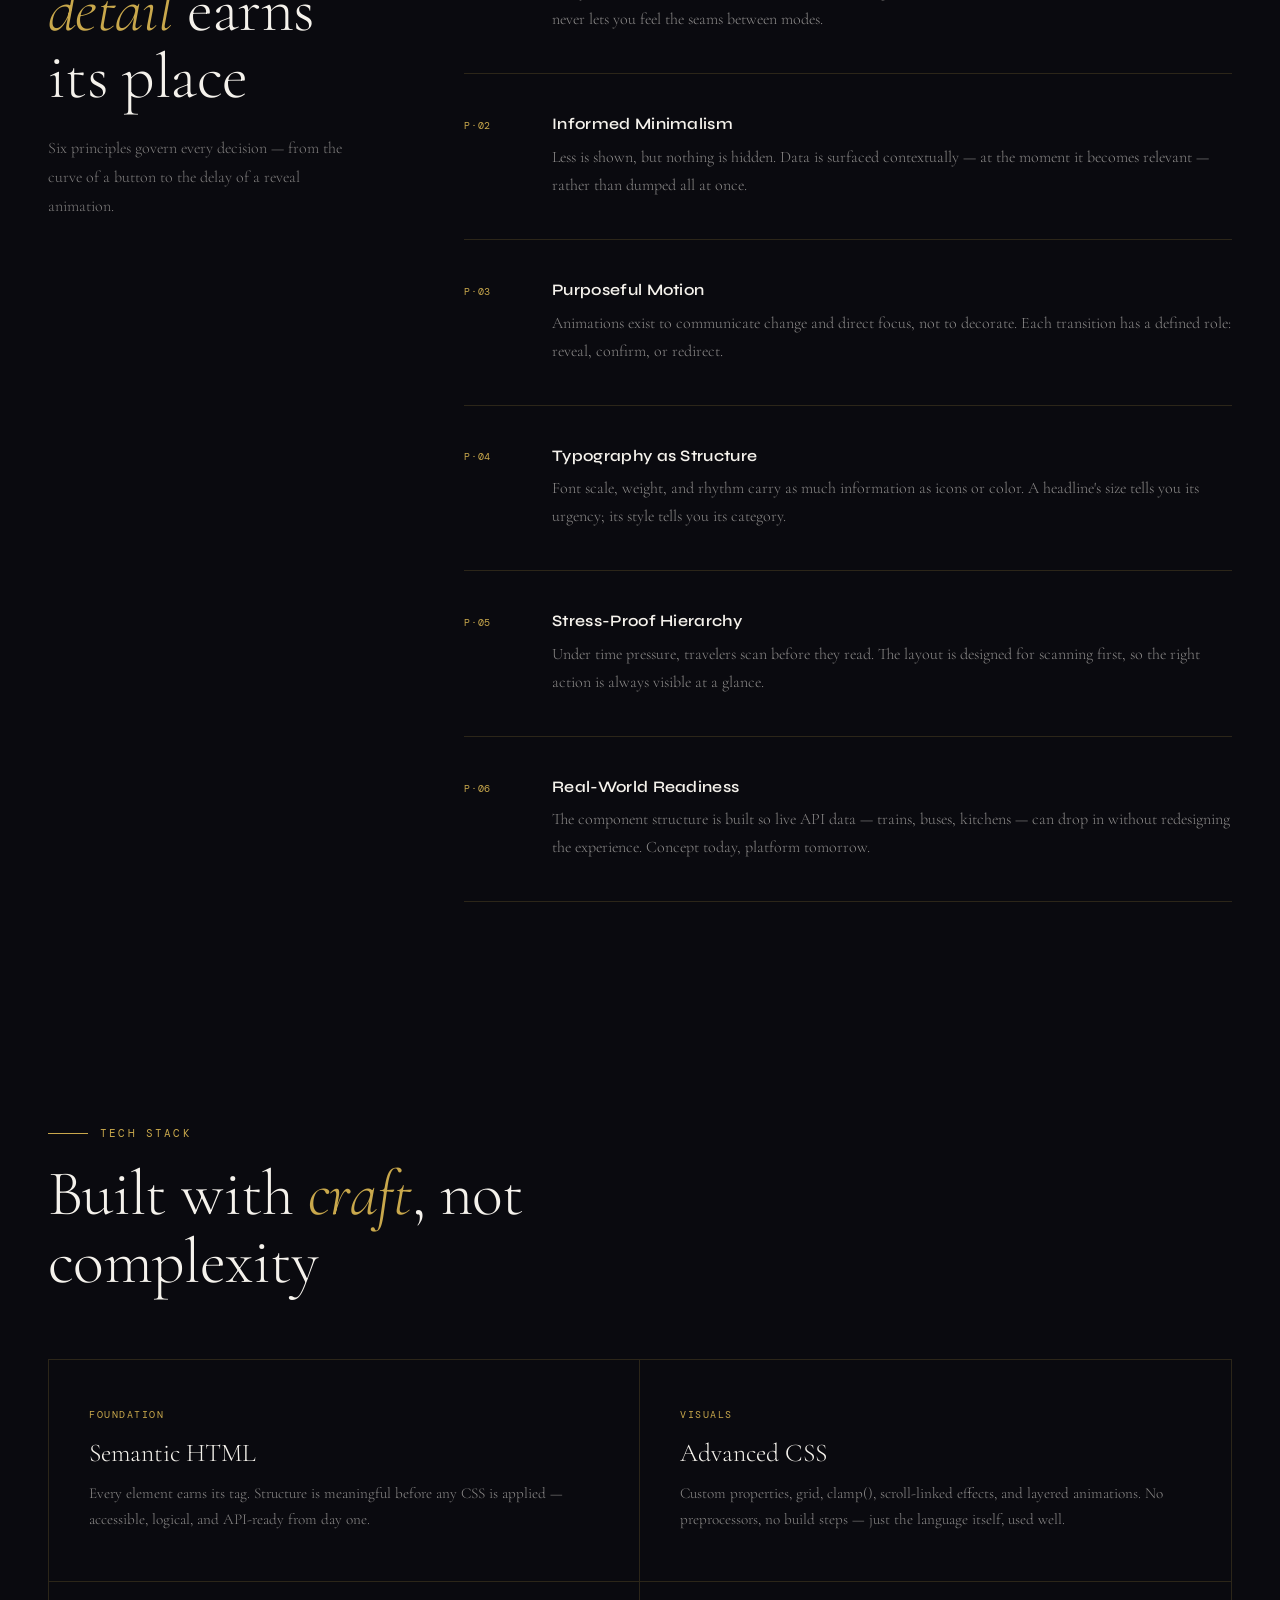
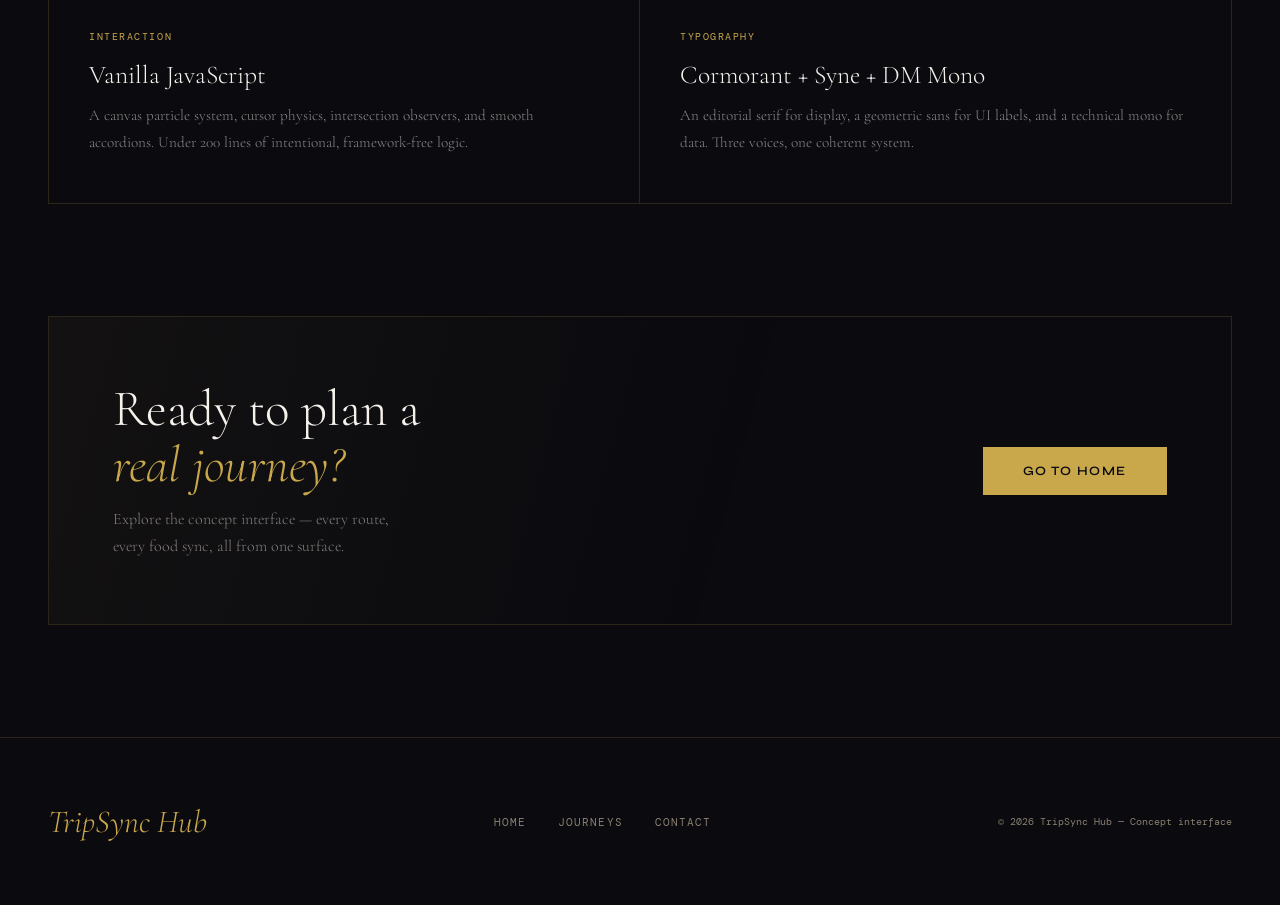
<file: about.html>
<!DOCTYPE html>
<html lang="en">
<head>
  <meta charset="UTF-8" />
  <meta name="viewport" content="width=device-width, initial-scale=1.0" />
  <title>The Journey Blueprint — TripSync Hub</title>
  <link rel="preconnect" href="https://fonts.googleapis.com" />
  <link rel="preconnect" href="https://fonts.gstatic.com" crossorigin />
  <link href="https://fonts.googleapis.com/css2?family=Cormorant+Garamond:ital,wght@0,300;0,400;0,600;1,300;1,400&family=DM+Mono:wght@300;400;500&family=Syne:wght@400;600;700;800&display=swap" rel="stylesheet" />
  <link rel="stylesheet" href="style.css" />
</head>
<body>

  <div id="cursor-dot"></div>
  <div id="cursor-ring"></div>
  <canvas id="bg-canvas"></canvas>

  <div class="page">

    <!-- NAV -->
    <nav>
      <a href="index.html" class="nav-logo">TripSync Hub</a>
      <ul class="nav-links">
        <li><a href="index.html">Home</a></li>
        <li><a href="about.html" class="active">Journeys</a></li>
        <li><a href="contact.html">Contact</a></li>
      </ul>
    </nav>

    <!-- HERO -->
    <section class="hero">
      <div class="hero-breadcrumb">
        <a href="index.html">Home</a>
        <span class="sep">/</span>
        <span>Journeys</span>
      </div>
      <h1 class="hero-title">The Journey<br><em>Blueprint</em></h1>
      <p class="hero-desc">
        TripSync Hub is a speculative interface that treats trains, buses, and food
        as one connected journey — not three separate chores.
      </p>
      <div class="hero-line"></div>
    </section>

    <!-- MARQUEE -->
    <div class="marquee-band">
      <div class="marquee-track">
        <span class="marquee-item">Interface Architecture</span>
        <span class="marquee-item">Motion as Guidance</span>
        <span class="marquee-item">Calm Under Load</span>
        <span class="marquee-item">Design Philosophy</span>
        <span class="marquee-item">Information Lanes</span>
        <span class="marquee-item">Zero Frameworks</span>
        <span class="marquee-item">Spatial Hierarchy</span>
        <span class="marquee-item">Journey Continuity</span>
        <span class="marquee-item">Interface Architecture</span>
        <span class="marquee-item">Motion as Guidance</span>
        <span class="marquee-item">Calm Under Load</span>
        <span class="marquee-item">Design Philosophy</span>
        <span class="marquee-item">Information Lanes</span>
        <span class="marquee-item">Zero Frameworks</span>
        <span class="marquee-item">Spatial Hierarchy</span>
        <span class="marquee-item">Journey Continuity</span>
      </div>
    </div>

    <!-- MANIFESTO -->
    <section id="manifesto">
      <div class="section-eyebrow reveal">The Vision</div>
      <div class="manifesto-layout">
        <div class="manifesto-left">
          <div class="manifesto-number reveal">01</div>
          <h2 class="section-title reveal d1">Why we <em>built</em> this</h2>
        </div>
        <div class="manifesto-right">
          <div class="manifesto-block">
            <p>
              <strong>Traditional booking flows ask travelers to think like systems.</strong>
              Pick a train here, a bus there, find food somewhere in the middle.
              Three tabs. Three payment screens. Three moments of friction inside an already stressful journey.
            </p>
          </div>
          <div class="manifesto-block">
            <p>
              This concept flips the lens entirely. <strong>We design for how people actually move:</strong>
              origin to destination, with every leg and every bite stitched into one calm, linear timeline.
              One decision surface. One confirmation. One less thing to forget.
            </p>
          </div>
          <div class="manifesto-block">
            <p>
              The interface is intentionally built with static tools — HTML, CSS, and minimal JavaScript —
              so the weight stays on <strong>composition: typography, motion logic, and spatial hierarchy.</strong>
              The visual details here are not decoration; they are structure, guiding eyes through decisions
              when time and attention are limited.
            </p>
          </div>
          <div class="manifesto-block">
            <p>
              Every glow, every staggered reveal, every timed micro-interaction is
              <strong>earned by purpose.</strong> If it doesn't help a traveler decide faster or feel calmer,
              it doesn't belong on the screen.
            </p>
          </div>
        </div>
      </div>
    </section>

    <!-- ARCHITECTURE -->
    <section id="architecture">
      <div class="section-eyebrow reveal">Interface Architecture</div>
      <h2 class="section-title reveal d1">Layers that <em>think</em> for you</h2>
      <div class="arch-grid" style="margin-top:4rem;">
        <div class="arch-card">
          <span class="arch-index">A · 01</span>
          <h3>Information Lanes</h3>
          <p>Core actions — route choice, seat locking, food sync — each live in their own visual lane. Decisions are separated but visually connected, like clear tracks in a station yard.</p>
        </div>
        <div class="arch-card">
          <span class="arch-index">A · 02</span>
          <h3>Motion as Guidance</h3>
          <p>Scroll reveals, tilt effects, and soft timings are tuned to feel physical, not digital. Motion helps users scan what changed and what to do next, without demanding attention.</p>
        </div>
        <div class="arch-card">
          <span class="arch-index">A · 03</span>
          <h3>Calm Under Load</h3>
          <p>Travel planning is inherently high-stress. Color, spacing, and copy are deliberately minimal so even a data-heavy screen feels breathable — like a quiet control room, not a dashboard.</p>
        </div>
      </div>
    </section>

    <!-- DESIGN PRINCIPLES -->
    <section id="principles">
      <div class="section-eyebrow reveal">Design Principles</div>
      <div class="principles-layout">
        <div class="principles-left">
          <h2 class="section-title reveal d1">How every <em>detail</em> earns its place</h2>
          <p class="reveal d2">Six principles govern every decision — from the curve of a button to the delay of a reveal animation.</p>
        </div>
        <div class="principles-right">
          <div class="principle-row">
            <div class="principle-num">P·01</div>
            <div class="principle-content">
              <h3>Journey Continuity</h3>
              <p>Every element — train, bus, food — is treated as a single narrative thread, not isolated modules. The interface never lets you feel the seams between modes.</p>
            </div>
          </div>
          <div class="principle-row">
            <div class="principle-num">P·02</div>
            <div class="principle-content">
              <h3>Informed Minimalism</h3>
              <p>Less is shown, but nothing is hidden. Data is surfaced contextually — at the moment it becomes relevant — rather than dumped all at once.</p>
            </div>
          </div>
          <div class="principle-row">
            <div class="principle-num">P·03</div>
            <div class="principle-content">
              <h3>Purposeful Motion</h3>
              <p>Animations exist to communicate change and direct focus, not to decorate. Each transition has a defined role: reveal, confirm, or redirect.</p>
            </div>
          </div>
          <div class="principle-row">
            <div class="principle-num">P·04</div>
            <div class="principle-content">
              <h3>Typography as Structure</h3>
              <p>Font scale, weight, and rhythm carry as much information as icons or color. A headline's size tells you its urgency; its style tells you its category.</p>
            </div>
          </div>
          <div class="principle-row">
            <div class="principle-num">P·05</div>
            <div class="principle-content">
              <h3>Stress-Proof Hierarchy</h3>
              <p>Under time pressure, travelers scan before they read. The layout is designed for scanning first, so the right action is always visible at a glance.</p>
            </div>
          </div>
          <div class="principle-row">
            <div class="principle-num">P·06</div>
            <div class="principle-content">
              <h3>Real-World Readiness</h3>
              <p>The component structure is built so live API data — trains, buses, kitchens — can drop in without redesigning the experience. Concept today, platform tomorrow.</p>
            </div>
          </div>
        </div>
      </div>
    </section>

    <!-- TECH STACK -->
    <section id="tech">
      <div class="section-eyebrow reveal">Tech Stack</div>
      <h2 class="section-title reveal d1">Built with <em>craft</em>, not complexity</h2>
      <div class="tech-grid">
        <div class="tech-item">
          <span class="tech-tag">Foundation</span>
          <h3>Semantic HTML</h3>
          <p>Every element earns its tag. Structure is meaningful before any CSS is applied — accessible, logical, and API-ready from day one.</p>
        </div>
        <div class="tech-item">
          <span class="tech-tag">Visuals</span>
          <h3>Advanced CSS</h3>
          <p>Custom properties, grid, clamp(), scroll-linked effects, and layered animations. No preprocessors, no build steps — just the language itself, used well.</p>
        </div>
        <div class="tech-item">
          <span class="tech-tag">Interaction</span>
          <h3>Vanilla JavaScript</h3>
          <p>A canvas particle system, cursor physics, intersection observers, and smooth accordions. Under 200 lines of intentional, framework-free logic.</p>
        </div>
        <div class="tech-item">
          <span class="tech-tag">Typography</span>
          <h3>Cormorant + Syne + DM Mono</h3>
          <p>An editorial serif for display, a geometric sans for UI labels, and a technical mono for data. Three voices, one coherent system.</p>
        </div>
      </div>
    </section>

    <!-- CTA STRIP -->
    <div class="cta-strip reveal">
      <div class="cta-left">
        <h2>Ready to plan a<br><em>real journey?</em></h2>
        <p>Explore the concept interface — every route, every food sync, all from one surface.</p>
      </div>
      <div class="cta-right">
        <a href="index.html" class="btn-primary"><span>Go to Home</span></a>
      </div>
    </div>

    <!-- FOOTER -->
    <footer>
      <a href="index.html" class="footer-logo">TripSync Hub</a>
      <div class="footer-links">
        <a href="index.html">Home</a>
        <a href="about.html">Journeys</a>
        <a href="contact.html">Contact</a>
      </div>
      <div class="footer-copy">© 2026 TripSync Hub — Concept interface</div>
    </footer>
  </div>

  <script>
    /* ── CURSOR ─────────────────────────────────────────── */
    const dot = document.getElementById('cursor-dot');
    const ring = document.getElementById('cursor-ring');
    let mx = window.innerWidth / 2, my = window.innerHeight / 2;
    let rx = mx, ry = my;

    document.addEventListener('mousemove', e => {
      mx = e.clientX; my = e.clientY;
      dot.style.left = mx + 'px'; dot.style.top = my + 'px';
    });
    (function animRing() {
      rx += (mx - rx) * 0.12; ry += (my - ry) * 0.12;
      ring.style.left = rx + 'px'; ring.style.top = ry + 'px';
      requestAnimationFrame(animRing);
    })();
    document.querySelectorAll('a, button').forEach(el => {
      el.addEventListener('mouseenter', () => document.body.classList.add('cursor-hover'));
      el.addEventListener('mouseleave', () => document.body.classList.remove('cursor-hover'));
    });

    /* ── CANVAS BACKGROUND ──────────────────────────────── */
    const canvas = document.getElementById('bg-canvas');
    const ctx = canvas.getContext('2d');
    let W, H, particles = [];

    function resize() { W = canvas.width = window.innerWidth; H = canvas.height = window.innerHeight; }
    resize();
    window.addEventListener('resize', resize);

    class Particle {
      constructor() { this.reset(); }
      reset() {
        this.x = Math.random() * W; this.y = Math.random() * H;
        this.vx = (Math.random() - 0.5) * 0.22; this.vy = (Math.random() - 0.5) * 0.22;
        this.radius = Math.random() * 1.4 + 0.3;
        this.alpha = Math.random() * 0.3 + 0.05;
        this.life = 0; this.maxLife = Math.random() * 400 + 200;
      }
      update() {
        this.x += this.vx; this.y += this.vy; this.life++;
        if (this.life > this.maxLife || this.x < 0 || this.x > W || this.y < 0 || this.y > H) this.reset();
      }
      draw() {
        const fade = Math.min(this.life / 60, 1) * Math.min((this.maxLife - this.life) / 60, 1);
        ctx.beginPath();
        ctx.arc(this.x, this.y, this.radius, 0, Math.PI * 2);
        ctx.fillStyle = `rgba(201,168,76,${this.alpha * fade})`;
        ctx.fill();
      }
    }
    for (let i = 0; i < 110; i++) particles.push(new Particle());

    function drawConnections() {
      for (let i = 0; i < particles.length; i++) {
        for (let j = i + 1; j < particles.length; j++) {
          const dx = particles[i].x - particles[j].x;
          const dy = particles[i].y - particles[j].y;
          const dist = Math.sqrt(dx * dx + dy * dy);
          if (dist < 110) {
            ctx.beginPath();
            ctx.moveTo(particles[i].x, particles[i].y);
            ctx.lineTo(particles[j].x, particles[j].y);
            ctx.strokeStyle = `rgba(201,168,76,${0.055 * (1 - dist / 110)})`;
            ctx.lineWidth = 0.5;
            ctx.stroke();
          }
        }
      }
    }

    function animCanvas() {
      ctx.clearRect(0, 0, W, H);
      const grad = ctx.createRadialGradient(W * 0.3, H * 0.4, 0, W * 0.3, H * 0.4, Math.max(W, H) * 0.65);
      grad.addColorStop(0, 'rgba(26,107,107,0.04)');
      grad.addColorStop(0.6, 'rgba(10,10,15,0)');
      grad.addColorStop(1, 'rgba(196,92,46,0.025)');
      ctx.fillStyle = grad; ctx.fillRect(0, 0, W, H);
      particles.forEach(p => { p.update(); p.draw(); });
      drawConnections();
      requestAnimationFrame(animCanvas);
    }
    animCanvas();

    /* ── SCROLL REVEAL ──────────────────────────────────── */
    const obs = new IntersectionObserver(entries => {
      entries.forEach(e => { if (e.isIntersecting) e.target.classList.add('visible'); });
    }, { threshold: 0.12 });
    document.querySelectorAll('.reveal, .manifesto-block, .arch-card, .principle-row, .tech-item, .cta-strip').forEach(el => obs.observe(el));

    /* ── STAGGERED DELAYS ───────────────────────────────── */
    document.querySelectorAll('.arch-card').forEach((c, i) => c.style.transitionDelay = (i * 0.12) + 's');
    document.querySelectorAll('.tech-item').forEach((c, i) => c.style.transitionDelay = (i * 0.1) + 's');
    document.querySelectorAll('.principle-row').forEach((r, i) => r.style.transitionDelay = (i * 0.08) + 's');
    document.querySelectorAll('.manifesto-block').forEach((b, i) => b.style.transitionDelay = (i * 0.12) + 's');
  </script>
</body>
</html>
</file>
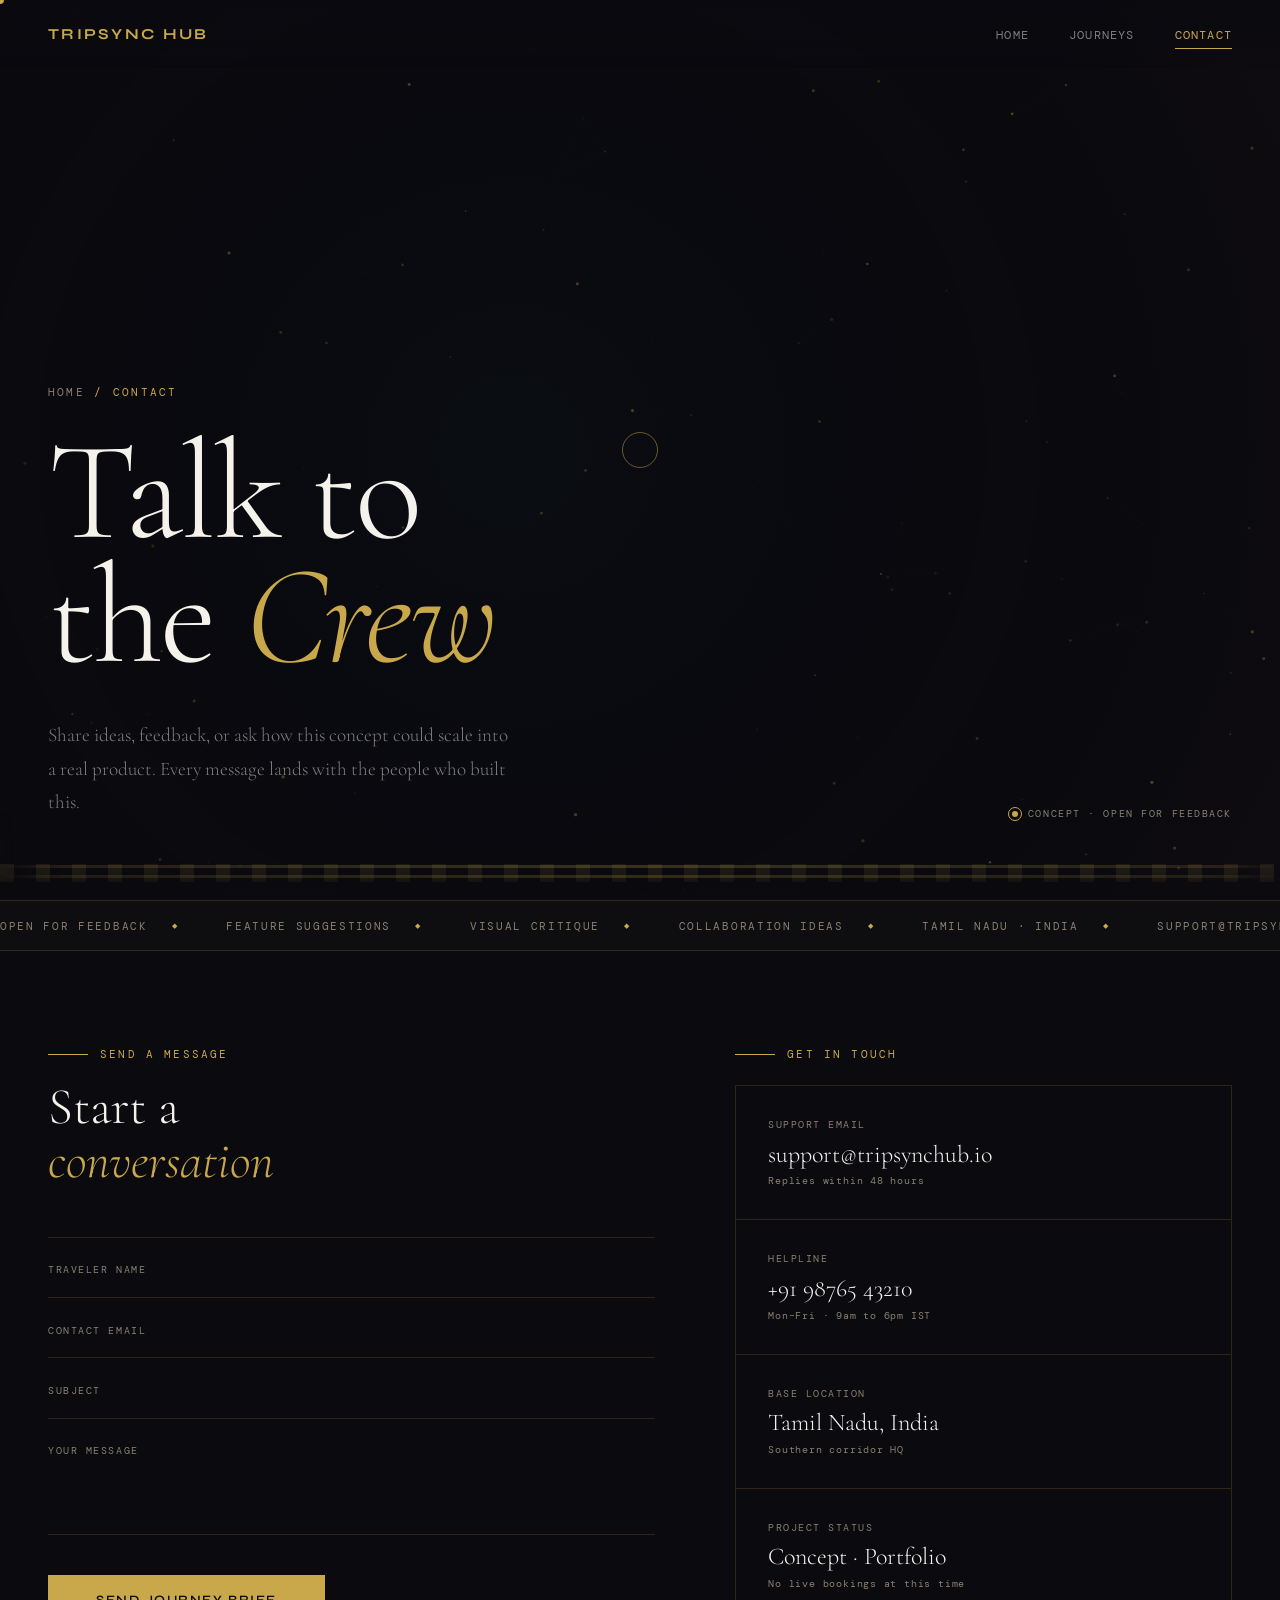
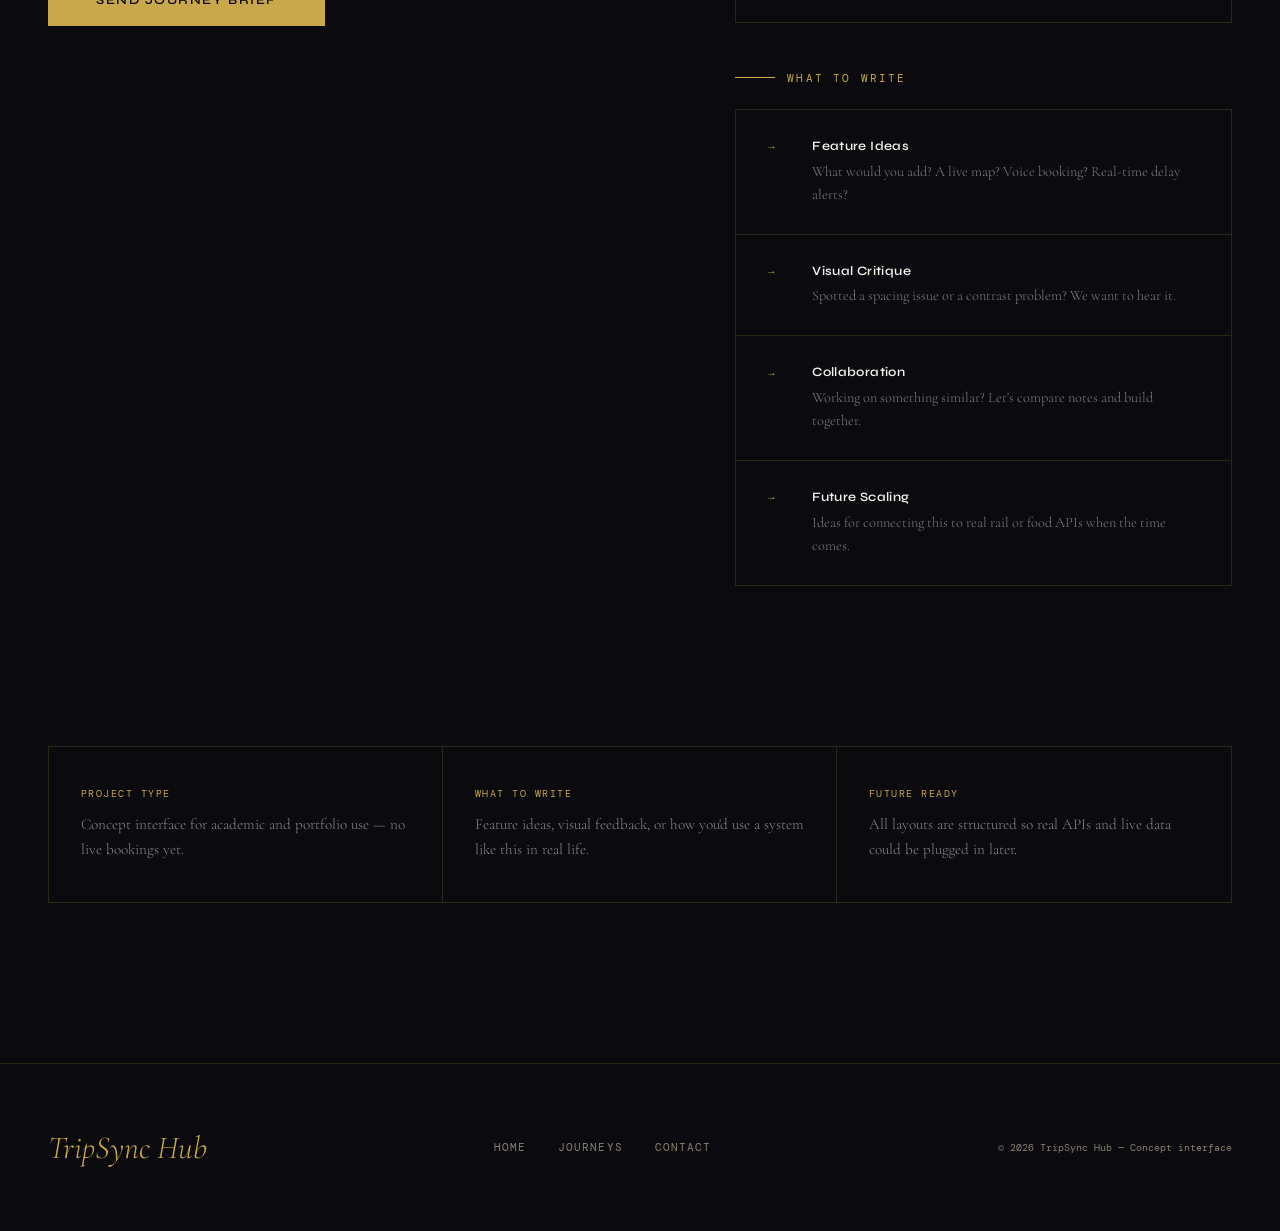
<file: contact.html>
<!DOCTYPE html>
<html lang="en">
<head>
  <meta charset="UTF-8" />
  <meta name="viewport" content="width=device-width, initial-scale=1.0" />
  <title>Contact — TripSync Hub</title>
  <link rel="preconnect" href="https://fonts.googleapis.com" />
  <link rel="preconnect" href="https://fonts.gstatic.com" crossorigin />
  <link href="https://fonts.googleapis.com/css2?family=Cormorant+Garamond:ital,wght@0,300;0,400;0,600;1,300;1,400&family=DM+Mono:wght@300;400;500&family=Syne:wght@400;600;700;800&display=swap" rel="stylesheet" />
  <link rel="stylesheet" href="style.css" />
</head>
<body>

  <div id="cursor-dot"></div>
  <div id="cursor-ring"></div>
  <canvas id="bg-canvas"></canvas>

  <!-- ── TRAIN SCENE ─────────────────────────────────── -->
  <div id="train-scene">
    <div class="sleepers" id="sleepers"></div>
    <div class="rail-left"></div>
    <div class="rail-right"></div>

    <div id="train">
      <!-- Locomotive -->
      <div class="loco">
        <div class="smoke-wrap">
          <div class="smoke"></div>
          <div class="smoke"></div>
          <div class="smoke"></div>
        </div>
        <div class="loco-body">
          <div class="loco-stripe"></div>
        </div>
        <div class="loco-cab">
          <div class="loco-window"></div>
        </div>
        <div class="loco-headlight"></div>
        <div class="wheel" style="left:12px"></div>
        <div class="wheel" style="left:42px"></div>
        <div class="wheel" style="left:72px"></div>
        <div class="wheel" style="left:102px"></div>
      </div>

      <div class="coupler"></div>

      <!-- Coach 1 -->
      <div class="coach">
        <div class="coach-body">
          <div class="coach-stripe"></div>
          <div class="coach-windows">
            <div class="c-win lit"></div>
            <div class="c-win"></div>
            <div class="c-win lit"></div>
            <div class="c-win lit"></div>
            <div class="c-win"></div>
          </div>
          <div class="coach-num">CH-01</div>
        </div>
        <div class="wheel" style="left:14px"></div>
        <div class="wheel" style="left:78px"></div>
      </div>

      <div class="coupler"></div>

      <!-- Coach 2 -->
      <div class="coach">
        <div class="coach-body">
          <div class="coach-stripe"></div>
          <div class="coach-windows">
            <div class="c-win"></div>
            <div class="c-win lit"></div>
            <div class="c-win lit"></div>
            <div class="c-win"></div>
            <div class="c-win lit"></div>
          </div>
          <div class="coach-num">CH-02</div>
        </div>
        <div class="wheel" style="left:14px"></div>
        <div class="wheel" style="left:78px"></div>
      </div>

      <div class="coupler"></div>

      <!-- Coach 3 -->
      <div class="coach">
        <div class="coach-body">
          <div class="coach-stripe"></div>
          <div class="coach-windows">
            <div class="c-win lit"></div>
            <div class="c-win lit"></div>
            <div class="c-win"></div>
            <div class="c-win lit"></div>
            <div class="c-win"></div>
          </div>
          <div class="coach-num">CH-03</div>
        </div>
        <div class="wheel" style="left:14px"></div>
        <div class="wheel" style="left:78px"></div>
      </div>
    </div>

    <div class="track-ground"></div>
  </div>

  <div class="page">

    <!-- NAV -->
    <nav>
      <a href="index.html" class="nav-logo">TripSync Hub</a>
      <ul class="nav-links">
        <li><a href="index.html">Home</a></li>
        <li><a href="about.html">Journeys</a></li>
        <li><a href="contact.html" class="active">Contact</a></li>
      </ul>
    </nav>

    <!-- HERO -->
    <section class="hero">
      <div class="hero-breadcrumb">
        <a href="index.html">Home</a>
        <span>/</span>
        <span>Contact</span>
      </div>
      <h1 class="hero-title">Talk to<br>the <em>Crew</em></h1>
      <div class="hero-sub-row">
        <p class="hero-desc">
          Share ideas, feedback, or ask how this concept could scale into a real product.
          Every message lands with the people who built this.
        </p>
        <div class="hero-status">
          <span class="pulse-dot"></span>
          Concept · Open for feedback
        </div>
      </div>
      <div class="hero-line"></div>
    </section>

    <!-- MARQUEE -->
    <div class="marquee-band">
      <div class="marquee-track">
        <span class="marquee-item">Open for Feedback</span>
        <span class="marquee-item">Feature Suggestions</span>
        <span class="marquee-item">Visual Critique</span>
        <span class="marquee-item">Collaboration Ideas</span>
        <span class="marquee-item">Tamil Nadu · India</span>
        <span class="marquee-item">support@tripsynchub.io</span>
        <span class="marquee-item">Concept · 2026</span>
        <span class="marquee-item">API-Ready Structure</span>
        <span class="marquee-item">Open for Feedback</span>
        <span class="marquee-item">Feature Suggestions</span>
        <span class="marquee-item">Visual Critique</span>
        <span class="marquee-item">Collaboration Ideas</span>
        <span class="marquee-item">Tamil Nadu · India</span>
        <span class="marquee-item">support@tripsynchub.io</span>
        <span class="marquee-item">Concept · 2026</span>
        <span class="marquee-item">API-Ready Structure</span>
      </div>
    </div>

    <!-- CONTACT SECTION -->
    <section class="contact-section">
      <div class="contact-layout">

        <!-- FORM -->
        <div class="reveal">
          <div class="form-head">
            <div class="section-eyebrow">Send a Message</div>
            <h2 class="form-title">Start a<br><em>conversation</em></h2>
          </div>

          <form class="contact-form" id="contact-form" novalidate>
            <div class="input-group">
              <input type="text" id="name" placeholder=" " required />
              <label for="name" class="input-label">Traveler Name</label>
            </div>
            <div class="input-group">
              <input type="email" id="email" placeholder=" " required />
              <label for="email" class="input-label">Contact Email</label>
            </div>
            <div class="input-group">
              <select id="subject">
                <option value="" disabled selected></option>
                <option value="feature">Feature Idea</option>
                <option value="feedback">Visual Feedback</option>
                <option value="collab">Collaboration</option>
                <option value="api">API Integration</option>
                <option value="other">Something Else</option>
              </select>
              <label for="subject" class="input-label">Subject</label>
            </div>
            <div class="input-group">
              <textarea id="message" placeholder=" " required></textarea>
              <label for="message" class="input-label">Your Message</label>
            </div>
            <button type="submit" class="btn-submit"><span>Send Journey Brief</span></button>
          </form>

          <div class="form-success" id="form-success">
            <p>Your message is on the tracks. We'll reach you at the next stop — <span>expect a reply within 48 hours.</span></p>
          </div>
        </div>

        <!-- RIGHT PANEL -->
        <div class="info-panel">
          <!-- Contact blocks -->
          <div class="section-eyebrow reveal" style="margin-bottom:1.5rem;">Get in Touch</div>
          <div class="contact-blocks">
            <div class="contact-block">
              <span class="cb-label">Support Email</span>
              <div class="cb-value">support@tripsynchub.io</div>
              <span class="cb-sub">Replies within 48 hours</span>
            </div>
            <div class="contact-block">
              <span class="cb-label">Helpline</span>
              <div class="cb-value">+91 98765 43210</div>
              <span class="cb-sub">Mon–Fri · 9am to 6pm IST</span>
            </div>
            <div class="contact-block">
              <span class="cb-label">Base Location</span>
              <div class="cb-value">Tamil Nadu, India</div>
              <span class="cb-sub">Southern corridor HQ</span>
            </div>
            <div class="contact-block">
              <span class="cb-label">Project Status</span>
              <div class="cb-value">Concept · Portfolio</div>
              <span class="cb-sub">No live bookings at this time</span>
            </div>
          </div>

          <!-- What to write -->
          <div class="section-eyebrow reveal" style="margin-bottom:1.5rem;">What to Write</div>
          <div class="write-grid">
            <div class="write-card">
              <span class="write-icon">→</span>
              <div>
                <h4>Feature Ideas</h4>
                <p>What would you add? A live map? Voice booking? Real-time delay alerts?</p>
              </div>
            </div>
            <div class="write-card">
              <span class="write-icon">→</span>
              <div>
                <h4>Visual Critique</h4>
                <p>Spotted a spacing issue or a contrast problem? We want to hear it.</p>
              </div>
            </div>
            <div class="write-card">
              <span class="write-icon">→</span>
              <div>
                <h4>Collaboration</h4>
                <p>Working on something similar? Let's compare notes and build together.</p>
              </div>
            </div>
            <div class="write-card">
              <span class="write-icon">→</span>
              <div>
                <h4>Future Scaling</h4>
                <p>Ideas for connecting this to real rail or food APIs when the time comes.</p>
              </div>
            </div>
          </div>
        </div>
      </div>
    </section>

    <!-- STATUS STRIP -->
    <div class="status-strip">
      <div class="status-item">
        <span class="status-label">Project Type</span>
        <p>Concept interface for academic and portfolio use — no live bookings yet.</p>
      </div>
      <div class="status-item">
        <span class="status-label">What to Write</span>
        <p>Feature ideas, visual feedback, or how you'd use a system like this in real life.</p>
      </div>
      <div class="status-item">
        <span class="status-label">Future Ready</span>
        <p>All layouts are structured so real APIs and live data could be plugged in later.</p>
      </div>
    </div>

    <!-- FOOTER -->
    <footer>
      <a href="index.html" class="footer-logo">TripSync Hub</a>
      <div class="footer-links">
        <a href="index.html">Home</a>
        <a href="about.html">Journeys</a>
        <a href="contact.html">Contact</a>
      </div>
      <div class="footer-copy">© 2026 TripSync Hub — Concept interface</div>
    </footer>
  </div>

  <script>
    /* ── CURSOR ────────────────────────────────────────── */
    const dot  = document.getElementById('cursor-dot');
    const ring = document.getElementById('cursor-ring');
    let mx = window.innerWidth/2, my = window.innerHeight/2, rx = mx, ry = my;
    document.addEventListener('mousemove', e => {
      mx = e.clientX; my = e.clientY;
      dot.style.left = mx + 'px'; dot.style.top = my + 'px';
    });
    (function animRing() {
      rx += (mx - rx) * 0.12; ry += (my - ry) * 0.12;
      ring.style.left = rx + 'px'; ring.style.top = ry + 'px';
      requestAnimationFrame(animRing);
    })();
    document.querySelectorAll('a, button, select').forEach(el => {
      el.addEventListener('mouseenter', () => document.body.classList.add('cursor-hover'));
      el.addEventListener('mouseleave', () => document.body.classList.remove('cursor-hover'));
    });

    /* ── CANVAS BACKGROUND ─────────────────────────────── */
    const canvas = document.getElementById('bg-canvas');
    const ctx    = canvas.getContext('2d');
    let W, H, particles = [];
    function resize() { W = canvas.width = window.innerWidth; H = canvas.height = window.innerHeight; }
    resize(); window.addEventListener('resize', resize);

    class Particle {
      constructor() { this.reset(); }
      reset() {
        this.x = Math.random()*W; this.y = Math.random()*H;
        this.vx = (Math.random()-0.5)*0.22; this.vy = (Math.random()-0.5)*0.22;
        this.radius = Math.random()*1.4+0.3;
        this.alpha  = Math.random()*0.3+0.05;
        this.life = 0; this.maxLife = Math.random()*400+200;
      }
      update() {
        this.x += this.vx; this.y += this.vy; this.life++;
        if (this.life > this.maxLife || this.x<0 || this.x>W || this.y<0 || this.y>H) this.reset();
      }
      draw() {
        const fade = Math.min(this.life/60,1)*Math.min((this.maxLife-this.life)/60,1);
        ctx.beginPath(); ctx.arc(this.x,this.y,this.radius,0,Math.PI*2);
        ctx.fillStyle = `rgba(201,168,76,${this.alpha*fade})`; ctx.fill();
      }
    }
    for (let i=0; i<110; i++) particles.push(new Particle());

    function drawConnections() {
      for (let i=0; i<particles.length; i++) {
        for (let j=i+1; j<particles.length; j++) {
          const dx=particles[i].x-particles[j].x, dy=particles[i].y-particles[j].y;
          const d=Math.sqrt(dx*dx+dy*dy);
          if (d<110) {
            ctx.beginPath(); ctx.moveTo(particles[i].x,particles[i].y); ctx.lineTo(particles[j].x,particles[j].y);
            ctx.strokeStyle=`rgba(201,168,76,${0.05*(1-d/110)})`; ctx.lineWidth=0.5; ctx.stroke();
          }
        }
      }
    }
    (function animCanvas() {
      ctx.clearRect(0,0,W,H);
      const g=ctx.createRadialGradient(W*.4,H*.5,0,W*.4,H*.5,Math.max(W,H)*.65);
      g.addColorStop(0,'rgba(26,107,107,0.04)'); g.addColorStop(.6,'rgba(10,10,15,0)'); g.addColorStop(1,'rgba(196,92,46,0.025)');
      ctx.fillStyle=g; ctx.fillRect(0,0,W,H);
      particles.forEach(p=>{p.update();p.draw();}); drawConnections();
      requestAnimationFrame(animCanvas);
    })();

    /* ── SLEEPER TIES ──────────────────────────────────── */
    const sleepersEl = document.getElementById('sleepers');
    for (let i=0; i<80; i++) {
      const s = document.createElement('div'); s.className='sleeper'; sleepersEl.appendChild(s);
    }

    /* ── SCROLL REVEAL ─────────────────────────────────── */
    const obs = new IntersectionObserver(entries => {
      entries.forEach(e => { if (e.isIntersecting) e.target.classList.add('visible'); });
    }, { threshold: 0.1 });
    document.querySelectorAll('.reveal, .contact-block, .write-card, .status-item').forEach(el => obs.observe(el));
    document.querySelectorAll('.contact-block').forEach((b,i) => b.style.transitionDelay = (i*0.1)+'s');
    document.querySelectorAll('.write-card').forEach((b,i) => b.style.transitionDelay = (i*0.08)+'s');
    document.querySelectorAll('.status-item').forEach((b,i) => b.style.transitionDelay = (i*0.1)+'s');

    /* ── SELECT FILLED CLASS ───────────────────────────── */
    document.getElementById('subject').addEventListener('change', function() {
      this.closest('.input-group').classList.toggle('filled', this.value !== '');
    });

    /* ── FORM SUBMIT ───────────────────────────────────── */
    document.getElementById('contact-form').addEventListener('submit', function(e) {
      e.preventDefault();
      this.style.opacity='0';
      this.style.transform='translateY(-10px)';
      this.style.transition='opacity 0.4s, transform 0.4s';
      setTimeout(()=>{ this.style.display='none'; document.getElementById('form-success').classList.add('show'); },400);
    });
  </script>
</body>
</html>
</file>
<file: style.css>
/* ================================================================
   TRIPSYNC HUB — UNIFIED DESIGN SYSTEM
   Cormorant Garamond · Syne · DM Mono
   Ink Black · Gold · Rust · Teal
   ================================================================ */

@import url('https://fonts.googleapis.com/css2?family=Cormorant+Garamond:ital,wght@0,300;0,400;0,600;1,300;1,400&family=DM+Mono:wght@300;400;500&family=Syne:wght@400;600;700;800&display=swap');

/* ================================================================
   DESIGN TOKENS
   ================================================================ */
:root {
  /* Colors */
  --ink:          #0a0a0f;
  --ink-deep:     #060609;
  --paper:        #f5f2ec;
  --warm:         #f0ebe0;
  --gold:         #c9a84c;
  --gold-light:   #e8cc7a;
  --gold-dim:     rgba(201, 168, 76, 0.18);
  --rust:         #c45c2e;
  --teal:         #1a6b6b;
  --muted:        #8a8070;
  --border:       rgba(201, 168, 76, 0.18);
  --border-soft:  rgba(245, 242, 236, 0.07);

  /* Typography */
  --ff-display:   'Cormorant Garamond', serif;
  --ff-ui:        'Syne', sans-serif;
  --ff-mono:      'DM Mono', monospace;

  /* Spacing */
  --pad-x:        3rem;
  --pad-y:        7rem;

  /* Easing */
  --ease-spring:  cubic-bezier(0.16, 1, 0.3, 1);
  --ease-smooth:  cubic-bezier(0.4, 0, 0.2, 1);
}

/* ================================================================
   RESET & BASE
   ================================================================ */
*, *::before, *::after {
  margin: 0; padding: 0; box-sizing: border-box;
}

html {
  scroll-behavior: smooth;
  font-size: 16px;
}

body {
  background: var(--ink);
  color: var(--paper);
  font-family: var(--ff-display);
  overflow-x: hidden;
  cursor: none;
  -webkit-font-smoothing: antialiased;
  -moz-osx-font-smoothing: grayscale;
}

::selection {
  background: rgba(201, 168, 76, 0.3);
  color: var(--paper);
}

img, svg { display: block; max-width: 100%; }

a { color: inherit; text-decoration: none; }

/* ================================================================
   CUSTOM CURSOR
   ================================================================ */
#cursor-dot {
  width: 8px; height: 8px;
  background: var(--gold);
  border-radius: 50%;
  position: fixed; top: 0; left: 0;
  pointer-events: none; z-index: 9999;
  transform: translate(-50%, -50%);
  transition: transform 0.1s var(--ease-smooth),
              width 0.3s var(--ease-spring),
              height 0.3s var(--ease-spring),
              background 0.3s;
}

#cursor-ring {
  width: 36px; height: 36px;
  border: 1px solid rgba(201, 168, 76, 0.5);
  border-radius: 50%;
  position: fixed; top: 0; left: 0;
  pointer-events: none; z-index: 9998;
  transform: translate(-50%, -50%);
  transition: width 0.4s var(--ease-spring),
              height 0.4s var(--ease-spring),
              opacity 0.3s;
}

body.cursor-hover #cursor-dot {
  transform: translate(-50%, -50%) scale(2.5);
  background: var(--rust);
}
body.cursor-hover #cursor-ring {
  width: 60px; height: 60px; opacity: 0.4;
}

/* ================================================================
   GENERATIVE CANVAS BACKGROUND
   ================================================================ */
#bg-canvas {
  position: fixed; inset: 0; z-index: 0;
  pointer-events: none;
}

/* ================================================================
   NAVIGATION
   ================================================================ */
nav {
  position: fixed; top: 0; left: 0; right: 0; z-index: 100;
  display: flex; align-items: center; justify-content: space-between;
  padding: 1.5rem var(--pad-x);
  background: linear-gradient(to bottom, rgba(10,10,15,0.92) 0%, transparent 100%);
  backdrop-filter: blur(4px);
  -webkit-backdrop-filter: blur(4px);
}

.nav-logo {
  font-family: var(--ff-ui);
  font-size: 0.95rem; font-weight: 700;
  letter-spacing: 0.15em; text-transform: uppercase;
  color: var(--gold); text-decoration: none;
  transition: opacity 0.3s;
}
.nav-logo:hover { opacity: 0.75; }

.nav-links {
  display: flex; gap: 2.5rem; list-style: none;
}

.nav-links a {
  font-family: var(--ff-mono);
  font-size: 0.75rem; letter-spacing: 0.1em; text-transform: uppercase;
  color: rgba(245, 242, 236, 0.5);
  text-decoration: none; transition: color 0.3s;
  position: relative; padding-bottom: 2px;
}

.nav-links a::after {
  content: '';
  position: absolute; bottom: -4px; left: 0; right: 100%;
  height: 1px; background: var(--gold);
  transition: right 0.35s var(--ease-spring);
}

.nav-links a:hover,
.nav-links a.active { color: var(--gold); }

.nav-links a:hover::after,
.nav-links a.active::after { right: 0; }

/* ================================================================
   PAGE WRAPPER
   ================================================================ */
.page {
  position: relative; z-index: 1;
  min-height: 100vh;
}

/* ================================================================
   SECTION BASE
   ================================================================ */
section {
  padding: var(--pad-y) var(--pad-x);
  position: relative;
}

/* ================================================================
   SECTION EYEBROW
   ================================================================ */
.section-eyebrow {
  font-family: var(--ff-mono);
  font-size: 0.68rem; letter-spacing: 0.2em; text-transform: uppercase;
  color: var(--gold); margin-bottom: 1.25rem;
  display: flex; align-items: center; gap: 0.75rem;
}
.section-eyebrow::before {
  content: '';
  flex: 0 0 40px; height: 1px; background: var(--gold);
}

/* ================================================================
   SECTION TITLES
   ================================================================ */
h2.section-title {
  font-family: var(--ff-display);
  font-size: clamp(2.8rem, 5vw, 5.5rem);
  font-weight: 300; line-height: 1.05;
  letter-spacing: -0.01em;
  color: var(--paper); max-width: 16ch;
}
h2.section-title em {
  font-style: italic; color: var(--gold);
}

/* ================================================================
   HERO — SHARED
   ================================================================ */
.hero {
  min-height: 100vh;
  padding: 0 var(--pad-x) 5rem;
  display: flex; flex-direction: column; justify-content: flex-end;
  position: relative; overflow: hidden;
}

.hero-breadcrumb {
  font-family: var(--ff-mono); font-size: 0.68rem;
  letter-spacing: 0.2em; text-transform: uppercase;
  color: var(--gold); display: flex; align-items: center; gap: 0.6rem;
  margin-bottom: 2rem;
  opacity: 0; transform: translateY(20px);
  animation: fadeUp 0.7s 0.3s forwards;
}
.hero-breadcrumb a { color: var(--muted); transition: color 0.3s; }
.hero-breadcrumb a:hover { color: var(--gold); }
.hero-breadcrumb .sep { color: var(--muted); }

h1.hero-title {
  font-family: var(--ff-display);
  font-size: clamp(4.5rem, 11vw, 12rem);
  font-weight: 300; line-height: 0.88;
  letter-spacing: -0.02em; color: var(--paper);
  opacity: 0; transform: translateY(40px);
  animation: fadeUp 1s 0.5s forwards;
}
h1.hero-title em {
  font-style: italic; color: var(--gold); font-weight: 300;
}

.hero-desc {
  font-family: var(--ff-display);
  font-size: clamp(1rem, 1.5vw, 1.2rem);
  font-weight: 300; color: rgba(245, 242, 236, 0.5);
  max-width: 52ch; line-height: 1.75;
  opacity: 0; transform: translateY(20px);
  animation: fadeUp 0.8s 0.9s forwards;
}

.hero-line {
  position: absolute; bottom: 0; left: var(--pad-x); right: var(--pad-x);
  height: 1px; background: var(--border);
  transform: scaleX(0); transform-origin: left;
  animation: lineGrow 1.2s 1.2s var(--ease-spring) forwards;
}

/* ================================================================
   HOME HERO SPECIFICS
   ================================================================ */
.hero-body {
  display: flex; flex-direction: column; justify-content: center;
  padding-top: 8rem; max-width: 900px;
}

.hero-eyebrow {
  font-family: var(--ff-mono); font-size: 0.72rem;
  letter-spacing: 0.2em; text-transform: uppercase;
  color: var(--gold); display: flex; align-items: center; gap: 0.75rem;
  margin-bottom: 2rem;
  opacity: 0; transform: translateY(20px);
  animation: fadeUp 0.8s 0.3s forwards;
}

.hero-sub {
  font-family: var(--ff-display);
  font-size: clamp(1rem, 1.5vw, 1.25rem);
  font-weight: 300; color: rgba(245, 242, 236, 0.55);
  max-width: 56ch; line-height: 1.75;
  margin-top: 2.5rem;
  opacity: 0; transform: translateY(20px);
  animation: fadeUp 0.8s 0.9s forwards;
}

.hero-cta {
  display: flex; gap: 1.25rem; margin-top: 3rem;
  flex-wrap: wrap;
  opacity: 0; transform: translateY(20px);
  animation: fadeUp 0.8s 1.1s forwards;
}

/* Hero metrics bar */
.hero-metrics {
  display: grid; grid-template-columns: repeat(3, 1fr);
  border-top: 1px solid var(--border);
  opacity: 0; animation: fadeUp 0.8s 1.3s forwards;
}

.metric-item { padding: 1.75rem 0; }
.metric-item + .metric-item {
  border-left: 1px solid var(--border); padding-left: 2rem;
}

.metric-label {
  font-family: var(--ff-mono); font-size: 0.65rem;
  letter-spacing: 0.15em; text-transform: uppercase;
  color: var(--muted); margin-bottom: 0.4rem;
}
.metric-value {
  font-family: var(--ff-display); font-size: 2.4rem;
  font-weight: 300; color: var(--paper); line-height: 1;
}
.metric-value span { font-size: 1rem; font-weight: 300; color: var(--gold); }
.metric-sub {
  font-family: var(--ff-mono); font-size: 0.65rem;
  color: var(--muted); margin-top: 0.3rem;
}

/* ================================================================
   PULSE DOT
   ================================================================ */
.pulse-dot {
  width: 6px; height: 6px;
  background: var(--gold); border-radius: 50%;
  position: relative; flex-shrink: 0;
}
.pulse-dot::after {
  content: '';
  position: absolute; inset: -4px; border-radius: 50%;
  border: 1px solid var(--gold);
  animation: pulseRing 2s infinite;
}

/* ================================================================
   MARQUEE BAND
   ================================================================ */
.marquee-band {
  overflow: hidden;
  border-top: 1px solid var(--border);
  border-bottom: 1px solid var(--border);
  padding: 1.1rem 0;
  background: rgba(201, 168, 76, 0.025);
}
.marquee-track {
  display: flex; gap: 3rem;
  animation: marquee 24s linear infinite;
  width: max-content;
}
.marquee-item {
  font-family: var(--ff-mono); font-size: 0.7rem;
  letter-spacing: 0.15em; text-transform: uppercase;
  color: var(--muted); white-space: nowrap;
  display: flex; align-items: center; gap: 1.5rem;
}
.marquee-item::after {
  content: '◆'; color: var(--gold); font-size: 0.45rem;
}

/* ================================================================
   BUTTONS
   ================================================================ */
.btn-primary {
  font-family: var(--ff-ui); font-size: 0.8rem;
  font-weight: 600; letter-spacing: 0.12em; text-transform: uppercase;
  padding: 1rem 2.5rem; border: none;
  background: var(--gold); color: var(--ink);
  cursor: none; position: relative; overflow: hidden;
  transition: transform 0.3s, box-shadow 0.3s;
  display: inline-flex; align-items: center;
}
.btn-primary::before {
  content: ''; position: absolute; inset: 0;
  background: var(--gold-light); transform: translateX(-101%);
  transition: transform 0.45s var(--ease-spring);
}
.btn-primary:hover::before { transform: translateX(0); }
.btn-primary:hover {
  transform: translateY(-2px);
  box-shadow: 0 12px 40px rgba(201, 168, 76, 0.3);
}
.btn-primary span { position: relative; z-index: 1; }

.btn-ghost {
  font-family: var(--ff-ui); font-size: 0.8rem;
  font-weight: 600; letter-spacing: 0.12em; text-transform: uppercase;
  padding: 1rem 2.5rem; background: transparent;
  border: 1px solid rgba(201, 168, 76, 0.4);
  color: var(--gold); cursor: none;
  transition: border-color 0.3s, color 0.3s, transform 0.3s;
  display: inline-flex; align-items: center;
}
.btn-ghost:hover {
  border-color: var(--gold); color: var(--paper);
  transform: translateY(-2px);
}

/* Submit button (contact) */
.btn-submit {
  margin-top: 2.5rem; align-self: flex-start;
  font-family: var(--ff-ui); font-size: 0.8rem;
  font-weight: 600; letter-spacing: 0.12em; text-transform: uppercase;
  padding: 1.1rem 3rem; border: none;
  background: var(--gold); color: var(--ink);
  cursor: none; position: relative; overflow: hidden;
  transition: transform 0.3s, box-shadow 0.3s;
}
.btn-submit::before {
  content: ''; position: absolute; inset: 0;
  background: var(--gold-light); transform: translateX(-101%);
  transition: transform 0.45s var(--ease-spring);
}
.btn-submit:hover::before { transform: translateX(0); }
.btn-submit:hover {
  transform: translateY(-2px);
  box-shadow: 0 12px 40px rgba(201, 168, 76, 0.3);
}
.btn-submit span { position: relative; z-index: 1; }

/* ================================================================
   HOW IT WORKS — INDEX
   ================================================================ */
.how-layout {
  display: grid; grid-template-columns: 1fr 1fr;
  gap: 5rem; align-items: start; margin-top: 5rem;
}
.how-left { position: sticky; top: 8rem; }
.how-right { display: flex; flex-direction: column; }

.step-row {
  display: grid; grid-template-columns: 60px 1fr;
  gap: 2rem; padding: 2.5rem 0;
  border-bottom: 1px solid var(--border);
  opacity: 0; transform: translateX(30px);
  transition: opacity 0.7s var(--ease-spring),
              transform 0.7s var(--ease-spring);
}
.step-row.visible { opacity: 1; transform: translateX(0); }

.step-number {
  font-family: var(--ff-mono); font-size: 0.7rem;
  color: var(--gold); padding-top: 0.25rem; letter-spacing: 0.05em;
}
.step-content h3 {
  font-family: var(--ff-ui); font-size: 1.1rem;
  font-weight: 600; color: var(--paper); margin-bottom: 0.75rem;
  letter-spacing: 0.02em;
}
.step-content p {
  font-family: var(--ff-display); font-size: 1.05rem;
  font-weight: 300; line-height: 1.75;
  color: rgba(245, 242, 236, 0.6);
}

/* ================================================================
   ROUTE LIST — INDEX
   ================================================================ */
#routes { background: rgba(201, 168, 76, 0.02); }

.routes-header {
  display: flex; justify-content: space-between; align-items: flex-end;
  margin-bottom: 4rem;
}
.routes-count {
  font-family: var(--ff-mono); font-size: 0.7rem;
  color: var(--muted); letter-spacing: 0.1em;
  align-self: flex-end; padding-bottom: 0.5rem;
}

.route-list { display: flex; flex-direction: column; }

.route-entry {
  display: grid; grid-template-columns: 120px 1fr auto;
  align-items: center; gap: 3rem;
  padding: 2.5rem 0; border-top: 1px solid var(--border);
  cursor: none; position: relative; overflow: hidden;
  opacity: 0; transform: translateY(20px);
  transition: opacity 0.6s var(--ease-spring),
              transform 0.6s var(--ease-spring),
              background 0.3s;
}
.route-entry:last-child { border-bottom: 1px solid var(--border); }
.route-entry.visible { opacity: 1; transform: translateY(0); }
.route-entry::before {
  content: ''; position: absolute; left: -100%; top: 0; bottom: 0;
  width: 100%; background: rgba(201, 168, 76, 0.04);
  transition: left 0.5s var(--ease-spring);
}
.route-entry:hover::before { left: 0; }

.route-badge {
  font-family: var(--ff-mono); font-size: 0.65rem;
  letter-spacing: 0.12em; text-transform: uppercase;
  padding: 0.35rem 0.9rem; border: 1px solid currentColor;
  display: inline-block; width: fit-content;
}
.badge-mixed { color: var(--gold); }
.badge-rail  { color: var(--teal); }
.badge-bus   { color: var(--rust); }

.route-main h3 {
  font-family: var(--ff-display);
  font-size: clamp(1.5rem, 2.5vw, 2.2rem);
  font-weight: 300; color: var(--paper); margin-bottom: 0.5rem;
}
.route-main p {
  font-family: var(--ff-display); font-size: 0.95rem;
  font-weight: 300; color: rgba(245, 242, 236, 0.5); line-height: 1.6;
}
.route-stats {
  text-align: right; display: flex; flex-direction: column; gap: 0.4rem;
}
.route-duration {
  font-family: var(--ff-display); font-size: 2rem;
  font-weight: 300; color: var(--paper);
}
.route-tags {
  display: flex; flex-wrap: wrap; justify-content: flex-end; gap: 0.4rem;
  margin-top: 0.4rem;
}
.route-tag {
  font-family: var(--ff-mono); font-size: 0.6rem;
  letter-spacing: 0.08em; text-transform: uppercase;
  padding: 0.2rem 0.5rem; background: rgba(245, 242, 236, 0.06);
  color: var(--muted); border-radius: 2px;
}
.route-arrow {
  font-size: 1.5rem; color: var(--gold);
  opacity: 0; transform: translateX(-8px);
  transition: opacity 0.3s, transform 0.3s;
}
.route-entry:hover .route-arrow { opacity: 1; transform: translateX(0); }

/* ================================================================
   PLANS GRID — INDEX
   ================================================================ */
.plans-grid {
  display: grid; grid-template-columns: repeat(3, 1fr);
  gap: 0; margin-top: 4rem;
  border: 1px solid var(--border);
}
.plan-card {
  padding: 3rem 2.5rem; border-right: 1px solid var(--border);
  position: relative; overflow: hidden;
  opacity: 0; transform: translateY(30px);
  transition: opacity 0.7s var(--ease-spring),
              transform 0.7s var(--ease-spring),
              background 0.4s;
}
.plan-card:last-child { border-right: none; }
.plan-card.visible { opacity: 1; transform: translateY(0); }
.plan-card::after {
  content: ''; position: absolute; inset: 0;
  background: linear-gradient(135deg, rgba(201,168,76,0.06) 0%, transparent 60%);
  opacity: 0; transition: opacity 0.4s;
}
.plan-card:hover::after { opacity: 1; }
.plan-card.featured { background: rgba(201, 168, 76, 0.04); }

.plan-tag {
  font-family: var(--ff-mono); font-size: 0.65rem;
  letter-spacing: 0.15em; text-transform: uppercase;
  color: var(--gold); margin-bottom: 1.5rem; display: block;
}
.plan-title {
  font-family: var(--ff-display); font-size: 1.8rem;
  font-weight: 300; color: var(--paper); line-height: 1.15;
  margin-bottom: 1rem;
}
.plan-desc {
  font-family: var(--ff-display); font-size: 0.95rem;
  font-weight: 300; color: rgba(245, 242, 236, 0.55);
  line-height: 1.7; margin-bottom: 2rem;
}
.plan-features { list-style: none; display: flex; flex-direction: column; gap: 0.7rem; }
.plan-features li {
  font-family: var(--ff-mono); font-size: 0.7rem;
  letter-spacing: 0.05em; color: rgba(245, 242, 236, 0.6);
  display: flex; align-items: center; gap: 0.6rem;
}
.plan-features li::before { content: '→'; color: var(--gold); }

/* ================================================================
   STORIES — INDEX
   ================================================================ */
#stories { background: rgba(10, 10, 15, 0.7); }

.stories-layout {
  display: grid; grid-template-columns: 1fr 1fr;
  gap: 0; margin-top: 4rem;
  border: 1px solid var(--border);
}
.story-item {
  padding: 3.5rem; border-right: 1px solid var(--border);
  border-bottom: 1px solid var(--border);
  opacity: 0; transform: translateY(20px);
  transition: opacity 0.7s var(--ease-spring),
              transform 0.7s var(--ease-spring);
}
.story-item:nth-child(2n) { border-right: none; }
.story-item:nth-last-child(-n+2) { border-bottom: none; }
.story-item.visible { opacity: 1; transform: translateY(0); }
.story-item.wide { grid-column: span 2; }

.story-avatar-row {
  display: flex; align-items: center; gap: 1rem; margin-bottom: 1.75rem;
}
.avatar-circle {
  width: 44px; height: 44px; border-radius: 50%;
  background: rgba(201, 168, 76, 0.1); border: 1px solid var(--border);
  display: flex; align-items: center; justify-content: center;
  font-family: var(--ff-ui); font-size: 0.7rem; font-weight: 700;
  color: var(--gold); letter-spacing: 0.05em; flex-shrink: 0;
}
.avatar-info .name {
  font-family: var(--ff-ui); font-size: 0.8rem;
  font-weight: 600; color: var(--paper);
}
.avatar-info .role {
  font-family: var(--ff-mono); font-size: 0.62rem;
  letter-spacing: 0.08em; color: var(--muted);
}
.story-quote {
  font-family: var(--ff-display);
  font-size: clamp(1rem, 1.5vw, 1.2rem);
  font-style: italic; font-weight: 300;
  color: rgba(245, 242, 236, 0.8); line-height: 1.75;
}
.story-quote::before {
  content: '"'; color: var(--gold); font-size: 2rem;
  line-height: 0; vertical-align: -0.4em; margin-right: 0.1em;
}

/* ================================================================
   FAQ — INDEX
   ================================================================ */
.faq-list { margin-top: 4rem; }

.faq-item {
  border-bottom: 1px solid var(--border);
  opacity: 0; transform: translateY(15px);
  transition: opacity 0.6s var(--ease-spring),
              transform 0.6s var(--ease-spring);
}
.faq-item.visible { opacity: 1; transform: translateY(0); }

.faq-trigger {
  width: 100%; display: flex; justify-content: space-between;
  align-items: center; padding: 2rem 0;
  background: none; border: none; cursor: none;
  text-align: left; gap: 2rem;
}
.faq-trigger h3 {
  font-family: var(--ff-display);
  font-size: clamp(1.1rem, 1.8vw, 1.5rem);
  font-weight: 300; color: var(--paper); transition: color 0.3s;
}
.faq-trigger:hover h3 { color: var(--gold); }

.faq-icon-wrap {
  flex-shrink: 0; width: 36px; height: 36px;
  border: 1px solid var(--border); border-radius: 50%;
  display: flex; align-items: center; justify-content: center;
  color: var(--gold); font-size: 1.1rem;
  transition: transform 0.4s, border-color 0.3s, background 0.3s;
}
.faq-item.open .faq-icon-wrap {
  transform: rotate(45deg);
  border-color: var(--gold); background: rgba(201, 168, 76, 0.1);
}
.faq-body {
  max-height: 0; overflow: hidden;
  transition: max-height 0.5s var(--ease-spring), padding 0.4s;
}
.faq-item.open .faq-body { max-height: 300px; padding-bottom: 2rem; }
.faq-body p {
  font-family: var(--ff-display); font-size: 1rem;
  font-weight: 300; color: rgba(245, 242, 236, 0.6);
  line-height: 1.8; max-width: 70ch;
}

/* ================================================================
   ABOUT / JOURNEYS — MANIFESTO
   ================================================================ */
.manifesto-layout {
  display: grid; grid-template-columns: 1fr 1fr;
  gap: 6rem; align-items: start; margin-top: 4rem;
}
.manifesto-left { position: sticky; top: 8rem; }
.manifesto-number {
  font-family: var(--ff-display); font-size: 7rem;
  font-weight: 300; color: rgba(201, 168, 76, 0.1);
  line-height: 1; margin-bottom: -1rem;
}
.manifesto-right { display: flex; flex-direction: column; }

.manifesto-block {
  padding: 2.75rem 0; border-bottom: 1px solid var(--border);
  opacity: 0; transform: translateX(25px);
  transition: opacity 0.7s var(--ease-spring),
              transform 0.7s var(--ease-spring);
}
.manifesto-block:first-child { border-top: 1px solid var(--border); }
.manifesto-block.visible { opacity: 1; transform: translateX(0); }
.manifesto-block p {
  font-family: var(--ff-display);
  font-size: clamp(1rem, 1.5vw, 1.2rem);
  font-weight: 300; line-height: 1.85; color: rgba(245, 242, 236, 0.72);
}
.manifesto-block p strong { font-weight: 400; color: var(--paper); }

/* ================================================================
   ARCHITECTURE GRID — ABOUT + INDEX (shared)
   ================================================================ */
.arch-grid {
  display: grid; grid-template-columns: repeat(3, 1fr);
  gap: 0; margin-top: 4rem;
  border: 1px solid var(--border);
}
.arch-card {
  padding: 3rem 2.5rem; border-right: 1px solid var(--border);
  position: relative; overflow: hidden;
  opacity: 0; transform: translateY(30px);
  transition: opacity 0.7s var(--ease-spring),
              transform 0.7s var(--ease-spring),
              background 0.4s;
}
.arch-card:last-child { border-right: none; }
.arch-card.visible { opacity: 1; transform: translateY(0); }
.arch-card::after {
  content: ''; position: absolute; inset: 0;
  background: linear-gradient(135deg, rgba(201,168,76,0.06) 0%, transparent 60%);
  opacity: 0; transition: opacity 0.4s;
}
.arch-card:hover::after { opacity: 1; }

.arch-index {
  font-family: var(--ff-mono); font-size: 0.65rem;
  letter-spacing: 0.15em; color: var(--gold);
  margin-bottom: 1.5rem; display: block;
}
.arch-card h3 {
  font-family: var(--ff-ui); font-size: 1.05rem;
  font-weight: 600; color: var(--paper); margin-bottom: 1rem;
  letter-spacing: 0.02em;
}
.arch-card p {
  font-family: var(--ff-display); font-size: 1rem;
  font-weight: 300; line-height: 1.75; color: rgba(245, 242, 236, 0.55);
}

/* ================================================================
   PRINCIPLES — ABOUT
   ================================================================ */
.principles-layout {
  display: grid; grid-template-columns: 320px 1fr;
  gap: 6rem; margin-top: 4rem; align-items: start;
}
.principles-left { position: sticky; top: 8rem; }
.principles-left p {
  font-family: var(--ff-display); font-size: 1rem;
  font-weight: 300; line-height: 1.8; color: rgba(245, 242, 236, 0.5);
  margin-top: 1.5rem;
}
.principles-right { display: flex; flex-direction: column; }

.principle-row {
  display: grid; grid-template-columns: 56px 1fr;
  gap: 2rem; padding: 2.5rem 0;
  border-bottom: 1px solid var(--border);
  opacity: 0; transform: translateY(20px);
  transition: opacity 0.6s var(--ease-spring),
              transform 0.6s var(--ease-spring);
}
.principle-row.visible { opacity: 1; transform: translateY(0); }

.principle-num {
  font-family: var(--ff-mono); font-size: 0.65rem;
  color: var(--gold); letter-spacing: 0.08em; padding-top: 0.3rem;
}
.principle-content h3 {
  font-family: var(--ff-ui); font-size: 1rem;
  font-weight: 600; color: var(--paper); margin-bottom: 0.6rem;
  letter-spacing: 0.02em;
}
.principle-content p {
  font-family: var(--ff-display); font-size: 1rem;
  font-weight: 300; line-height: 1.75; color: rgba(245, 242, 236, 0.55);
}

/* ================================================================
   TECH GRID — ABOUT
   ================================================================ */
.tech-grid {
  display: grid; grid-template-columns: repeat(2, 1fr);
  gap: 0; margin-top: 4rem;
  border: 1px solid var(--border);
}
.tech-item {
  padding: 3rem 2.5rem; border-right: 1px solid var(--border);
  border-bottom: 1px solid var(--border);
  opacity: 0; transform: translateY(20px);
  transition: opacity 0.6s var(--ease-spring),
              transform 0.6s var(--ease-spring);
  position: relative; overflow: hidden;
}
.tech-item:nth-child(2n)          { border-right: none; }
.tech-item:nth-last-child(-n+2)   { border-bottom: none; }
.tech-item.visible                 { opacity: 1; transform: translateY(0); }
.tech-item::before {
  content: ''; position: absolute; top: 0; left: 0; right: 100%;
  height: 2px; background: var(--gold);
  transition: right 0.5s var(--ease-spring);
}
.tech-item:hover::before { right: 0; }

.tech-tag {
  font-family: var(--ff-mono); font-size: 0.65rem;
  letter-spacing: 0.15em; text-transform: uppercase;
  color: var(--gold); margin-bottom: 1rem; display: block;
}
.tech-item h3 {
  font-family: var(--ff-display); font-size: 1.6rem;
  font-weight: 300; color: var(--paper); margin-bottom: 0.75rem;
}
.tech-item p {
  font-family: var(--ff-display); font-size: 0.95rem;
  font-weight: 300; line-height: 1.75; color: rgba(245, 242, 236, 0.55);
}

/* ================================================================
   CTA STRIP — ABOUT
   ================================================================ */
.cta-strip {
  margin: 0 var(--pad-x) 7rem;
  border: 1px solid var(--border);
  padding: 4rem; display: flex;
  justify-content: space-between; align-items: center;
  gap: 2rem; flex-wrap: wrap;
  position: relative; overflow: hidden;
  opacity: 0; transform: translateY(30px);
  transition: opacity 0.8s var(--ease-spring),
              transform 0.8s var(--ease-spring);
}
.cta-strip.visible { opacity: 1; transform: translateY(0); }
.cta-strip::before {
  content: ''; position: absolute; inset: 0;
  background: linear-gradient(105deg, rgba(201,168,76,0.05) 0%, transparent 60%);
}
.cta-left { position: relative; }
.cta-left h2 {
  font-family: var(--ff-display);
  font-size: clamp(2rem, 4vw, 3.5rem);
  font-weight: 300; color: var(--paper); line-height: 1.1;
}
.cta-left h2 em { font-style: italic; color: var(--gold); }
.cta-left p {
  font-family: var(--ff-display); font-size: 1rem;
  font-weight: 300; color: rgba(245, 242, 236, 0.5);
  margin-top: 0.75rem; max-width: 38ch; line-height: 1.7;
}
.cta-right { position: relative; flex-shrink: 0; }

/* ================================================================
   CONTACT — HERO SPECIFICS
   ================================================================ */
.hero-sub-row {
  display: flex; align-items: flex-end;
  justify-content: space-between; gap: 2rem;
  margin-top: 2.5rem; flex-wrap: wrap;
  opacity: 0; animation: fadeUp 0.8s 0.9s forwards;
}
.hero-status {
  font-family: var(--ff-mono); font-size: 0.65rem;
  letter-spacing: 0.15em; text-transform: uppercase;
  color: var(--muted); text-align: right; flex-shrink: 0;
  display: flex; align-items: center; gap: 0.6rem;
}

/* ================================================================
   CONTACT FORM
   ================================================================ */
.contact-section { padding: 6rem var(--pad-x) 10rem; }

.contact-layout {
  display: grid; grid-template-columns: 1.1fr 0.9fr;
  gap: 5rem; align-items: start;
}

.form-head { margin-bottom: 3rem; }
.form-title {
  font-family: var(--ff-display);
  font-size: clamp(2.2rem, 4vw, 4rem);
  font-weight: 300; color: var(--paper); line-height: 1.05;
}
.form-title em { font-style: italic; color: var(--gold); }

.contact-form { display: flex; flex-direction: column; gap: 0; }

.input-group {
  position: relative; border-bottom: 1px solid var(--border);
  transition: border-color 0.3s;
}
.input-group:first-child { border-top: 1px solid var(--border); }
.input-group:focus-within { border-color: var(--gold); }

.input-group input,
.input-group textarea,
.input-group select {
  width: 100%; background: transparent; border: none; outline: none;
  font-family: var(--ff-display); font-size: 1.1rem;
  font-weight: 300; color: var(--paper);
  padding: 1.6rem 0 0.8rem; resize: none; -webkit-appearance: none;
}
.input-group textarea { min-height: 110px; }
.input-group select { cursor: none; }
.input-group select option { background: var(--ink); color: var(--paper); }

.input-label {
  position: absolute; top: 1.6rem; left: 0;
  font-family: var(--ff-mono); font-size: 0.65rem;
  letter-spacing: 0.15em; text-transform: uppercase;
  color: var(--muted);
  transition: top 0.3s, font-size 0.3s, color 0.3s;
  pointer-events: none;
}
.input-group input:focus ~ .input-label,
.input-group input:not(:placeholder-shown) ~ .input-label,
.input-group textarea:focus ~ .input-label,
.input-group textarea:not(:placeholder-shown) ~ .input-label,
.input-group select:focus ~ .input-label,
.input-group.filled .input-label {
  top: 0.55rem; font-size: 0.58rem; color: var(--gold);
}
.input-group::after {
  content: ''; position: absolute; bottom: -1px; left: 0; right: 100%;
  height: 1px; background: var(--gold);
  transition: right 0.4s var(--ease-spring);
}
.input-group:focus-within::after { right: 0; }

/* Form success state */
.form-success {
  display: none; padding: 2rem;
  border: 1px solid rgba(201, 168, 76, 0.3);
  background: rgba(201, 168, 76, 0.05);
  margin-top: 2rem;
}
.form-success.show { display: block; }
.form-success p {
  font-family: var(--ff-display); font-size: 1.1rem;
  font-weight: 300; color: var(--paper); line-height: 1.7;
}
.form-success span { color: var(--gold); font-style: italic; }

/* ================================================================
   CONTACT INFO PANEL
   ================================================================ */
.info-panel { display: flex; flex-direction: column; gap: 0; }

.contact-blocks { border: 1px solid var(--border); margin-bottom: 3rem; }

.contact-block {
  padding: 2rem; border-bottom: 1px solid var(--border);
  position: relative; overflow: hidden;
  opacity: 0; transform: translateX(20px);
  transition: opacity 0.6s var(--ease-spring),
              transform 0.6s var(--ease-spring),
              background 0.3s;
}
.contact-block:last-child { border-bottom: none; }
.contact-block.visible { opacity: 1; transform: translateX(0); }
.contact-block::after {
  content: ''; position: absolute; top: 0; left: 0; bottom: 0;
  width: 0; background: rgba(201, 168, 76, 0.04);
  transition: width 0.4s var(--ease-spring);
}
.contact-block:hover::after { width: 100%; }
.contact-block::before {
  content: ''; position: absolute; top: 0; left: 0; bottom: 0;
  width: 2px; background: var(--gold);
  transform: scaleY(0); transform-origin: bottom;
  transition: transform 0.4s var(--ease-spring);
}
.contact-block:hover::before { transform: scaleY(1); }

.cb-label {
  font-family: var(--ff-mono); font-size: 0.62rem;
  letter-spacing: 0.15em; text-transform: uppercase;
  color: var(--muted); margin-bottom: 0.6rem; display: block;
  position: relative; z-index: 1;
}
.cb-value {
  font-family: var(--ff-display); font-size: 1.5rem;
  font-weight: 300; color: var(--paper); line-height: 1.2;
  position: relative; z-index: 1;
}
.cb-sub {
  font-family: var(--ff-mono); font-size: 0.62rem;
  letter-spacing: 0.08em; color: var(--muted);
  margin-top: 0.3rem; display: block;
  position: relative; z-index: 1;
}

/* ================================================================
   WRITE CARDS — CONTACT
   ================================================================ */
.write-grid { display: flex; flex-direction: column; gap: 0; border: 1px solid var(--border); }

.write-card {
  padding: 1.75rem 2rem; border-bottom: 1px solid var(--border);
  display: grid; grid-template-columns: 28px 1fr;
  gap: 1rem; align-items: start;
  opacity: 0; transform: translateY(15px);
  transition: opacity 0.5s var(--ease-spring),
              transform 0.5s var(--ease-spring);
}
.write-card:last-child { border-bottom: none; }
.write-card.visible { opacity: 1; transform: translateY(0); }

.write-icon {
  font-family: var(--ff-mono); font-size: 0.65rem;
  color: var(--gold); padding-top: 0.15rem;
}
.write-card h4 {
  font-family: var(--ff-ui); font-size: 0.8rem;
  font-weight: 600; color: var(--paper); margin-bottom: 0.35rem;
  letter-spacing: 0.03em;
}
.write-card p {
  font-family: var(--ff-display); font-size: 0.9rem;
  font-weight: 300; color: rgba(245, 242, 236, 0.5); line-height: 1.6;
}

/* ================================================================
   STATUS STRIP — CONTACT
   ================================================================ */
.status-strip {
  display: grid; grid-template-columns: repeat(3, 1fr);
  margin: 0 var(--pad-x); border: 1px solid var(--border);
  margin-bottom: 10rem;
}
.status-item {
  padding: 2.5rem 2rem; border-right: 1px solid var(--border);
  opacity: 0; transform: translateY(20px);
  transition: opacity 0.6s var(--ease-spring),
              transform 0.6s var(--ease-spring);
}
.status-item:last-child { border-right: none; }
.status-item.visible { opacity: 1; transform: translateY(0); }
.status-label {
  font-family: var(--ff-mono); font-size: 0.62rem;
  letter-spacing: 0.15em; text-transform: uppercase;
  color: var(--gold); margin-bottom: 0.75rem; display: block;
}
.status-item p {
  font-family: var(--ff-display); font-size: 0.95rem;
  font-weight: 300; color: rgba(245, 242, 236, 0.55); line-height: 1.65;
}

/* ================================================================
   TRAIN SCENE — CONTACT
   ================================================================ */
#train-scene {
  position: fixed; bottom: 0; left: 0; right: 0;
  height: 90px; z-index: 2; pointer-events: none;
  overflow: hidden;
}
.rail-left, .rail-right {
  position: absolute; width: 100%; height: 3px;
  background: linear-gradient(90deg,
    transparent 0%, rgba(201,168,76,0.15) 5%,
    rgba(201,168,76,0.25) 50%, rgba(201,168,76,0.15) 95%, transparent 100%);
}
.rail-left  { bottom: 32px; }
.rail-right { bottom: 22px; }
.sleepers {
  position: absolute; bottom: 18px;
  width: 200%; height: 18px;
  display: flex; gap: 22px; align-items: center;
  animation: sleeperScroll 2.2s linear infinite;
}
.sleeper {
  flex-shrink: 0; width: 14px; height: 18px;
  background: rgba(201, 168, 76, 0.1); border-radius: 1px;
}
#train {
  position: absolute; bottom: 26px; left: -520px;
  display: flex; align-items: flex-end; gap: 0;
  animation: trainRide 18s linear infinite;
  filter: drop-shadow(0 -4px 20px rgba(201, 168, 76, 0.25));
}
.loco {
  position: relative; width: 140px; height: 44px;
}
.loco-body {
  position: absolute; bottom: 8px; left: 0; right: 0; height: 32px;
  background: linear-gradient(180deg, #1a1a24 0%, #0f0f18 100%);
  border: 1px solid rgba(201, 168, 76, 0.35); border-radius: 3px 18px 3px 3px;
}
.loco-cab {
  position: absolute; bottom: 20px; right: 14px;
  width: 38px; height: 22px;
  background: linear-gradient(180deg, #1e1e2e 0%, #14141f 100%);
  border: 1px solid rgba(201, 168, 76, 0.3); border-radius: 3px 8px 0 0;
}
.loco-window {
  position: absolute; top: 5px; left: 6px;
  width: 10px; height: 10px;
  background: rgba(201, 168, 76, 0.55); border-radius: 2px;
  box-shadow: 0 0 8px rgba(201, 168, 76, 0.6);
  animation: windowGlow 2s ease-in-out infinite alternate;
}
.loco-headlight {
  position: absolute; bottom: 20px; left: 0;
  width: 6px; height: 6px;
  background: var(--gold-light); border-radius: 50%;
  box-shadow: 0 0 18px 6px rgba(232,204,122,0.7), 0 0 60px 20px rgba(232,204,122,0.15);
  animation: headlightPulse 1.5s ease-in-out infinite alternate;
}
.loco-stripe {
  position: absolute; bottom: 10px; left: 0; right: 0; height: 2px;
  background: linear-gradient(90deg, var(--gold) 0%, transparent 100%); opacity: 0.5;
}
.wheel {
  position: absolute; bottom: 1px;
  width: 14px; height: 14px;
  border: 2px solid rgba(201, 168, 76, 0.5); border-radius: 50%;
  background: var(--ink); animation: wheelSpin 0.6s linear infinite;
}
.wheel::after {
  content: ''; position: absolute; top: 50%; left: 50%;
  width: 4px; height: 4px;
  background: rgba(201, 168, 76, 0.4); border-radius: 50%;
  transform: translate(-50%, -50%);
}
.smoke-wrap {
  position: absolute; top: -2px; left: 18px;
  display: flex; gap: 3px;
}
.smoke {
  width: 7px; height: 7px; border-radius: 50%;
  background: rgba(245, 242, 236, 0.06);
  animation: smokeRise 1.8s ease-out infinite;
}
.smoke:nth-child(2) { animation-delay: 0.6s;  width: 5px; height: 5px; }
.smoke:nth-child(3) { animation-delay: 1.2s;  width: 4px; height: 4px; }
.coach {
  position: relative; width: 110px; height: 36px; margin-left: 2px;
}
.coach-body {
  position: absolute; bottom: 9px; left: 0; right: 0; height: 27px;
  border: 1px solid rgba(201, 168, 76, 0.22); border-radius: 2px;
  background: linear-gradient(180deg, #151520 0%, #0e0e18 100%);
}
.coach-windows {
  position: absolute; bottom: 17px; left: 8px; right: 8px;
  display: flex; gap: 7px;
}
.c-win {
  flex: 1; height: 9px;
  background: rgba(201, 168, 76, 0.1); border-radius: 1px;
  border: 1px solid rgba(201, 168, 76, 0.15);
}
.c-win.lit {
  background: rgba(201, 168, 76, 0.35);
  box-shadow: 0 0 6px rgba(201, 168, 76, 0.3);
  animation: litFlicker 3s ease-in-out infinite alternate;
}
.coach-stripe {
  position: absolute; bottom: 14px; left: 0; right: 0; height: 1px;
  background: rgba(201, 168, 76, 0.2);
}
.coach-num {
  position: absolute; bottom: 20px; right: 6px;
  font-family: var(--ff-mono); font-size: 5px;
  color: rgba(201, 168, 76, 0.3); letter-spacing: 0.1em;
}
.coupler {
  width: 6px; height: 4px; background: rgba(201, 168, 76, 0.2);
  align-self: flex-end; margin-bottom: 15px;
  border-radius: 1px; flex-shrink: 0;
}
.track-ground {
  position: absolute; bottom: 0; left: 0; right: 0; height: 28px;
  background: linear-gradient(to top, rgba(10,10,15,1) 0%, transparent 100%);
}

/* ================================================================
   FOOTER
   ================================================================ */
footer {
  padding: 4rem var(--pad-x);
  border-top: 1px solid var(--border);
  display: flex; justify-content: space-between; align-items: center;
  flex-wrap: wrap; gap: 1rem;
}
.footer-logo {
  font-family: var(--ff-display); font-size: 2rem;
  font-weight: 300; font-style: italic; color: var(--gold);
}
.footer-links { display: flex; gap: 2rem; }
.footer-links a {
  font-family: var(--ff-mono); font-size: 0.68rem;
  letter-spacing: 0.1em; text-transform: uppercase;
  color: var(--muted); text-decoration: none; transition: color 0.3s;
}
.footer-links a:hover { color: var(--gold); }
.footer-copy {
  font-family: var(--ff-mono); font-size: 0.65rem; color: var(--muted);
}

/* ================================================================
   UNIVERSAL SCROLL REVEAL
   ================================================================ */
.reveal {
  opacity: 0; transform: translateY(30px);
  transition: opacity 0.8s var(--ease-spring),
              transform 0.8s var(--ease-spring);
}
.reveal.visible { opacity: 1; transform: translateY(0); }
.reveal.d1 { transition-delay: 0.1s; }
.reveal.d2 { transition-delay: 0.2s; }
.reveal.d3 { transition-delay: 0.3s; }

/* ================================================================
   KEYFRAME LIBRARY
   ================================================================ */
@keyframes fadeUp {
  to { opacity: 1; transform: translateY(0); }
}
@keyframes lineGrow {
  to { transform: scaleX(1); }
}
@keyframes marquee {
  from { transform: translateX(0); }
  to   { transform: translateX(-50%); }
}
@keyframes pulseRing {
  0%   { transform: scale(1); opacity: 0.8; }
  100% { transform: scale(2.5); opacity: 0; }
}
@keyframes trainRide {
  0%   { left: -520px; }
  100% { left: calc(100% + 20px); }
}
@keyframes sleeperScroll {
  from { transform: translateX(0); }
  to   { transform: translateX(-50%); }
}
@keyframes wheelSpin {
  from { transform: rotate(0deg); }
  to   { transform: rotate(360deg); }
}
@keyframes smokeRise {
  0%   { transform: translateY(0) scale(1); opacity: 0.5; }
  100% { transform: translateY(-22px) scale(2.5); opacity: 0; }
}
@keyframes windowGlow {
  from { box-shadow: 0 0 6px rgba(201,168,76,0.5); }
  to   { box-shadow: 0 0 14px rgba(201,168,76,0.9); }
}
@keyframes headlightPulse {
  from { box-shadow: 0 0 14px 5px rgba(232,204,122,0.6), 0 0 50px 15px rgba(232,204,122,0.12); }
  to   { box-shadow: 0 0 22px 8px rgba(232,204,122,0.8), 0 0 70px 25px rgba(232,204,122,0.2); }
}
@keyframes litFlicker {
  0%,80% { opacity: 1; }
  85%    { opacity: 0.6; }
  100%   { opacity: 1; }
}

/* ================================================================
   RESPONSIVE
   ================================================================ */
@media (max-width: 1100px) {
  :root { --pad-x: 2rem; --pad-y: 5rem; }
  .how-layout { grid-template-columns: 1fr; }
  .how-left { position: relative; top: 0; }
  .manifesto-layout { grid-template-columns: 1fr; }
  .manifesto-left { position: relative; top: 0; }
  .manifesto-number { font-size: 4rem; }
  .principles-layout { grid-template-columns: 1fr; }
  .principles-left { position: relative; top: 0; }
}

@media (max-width: 900px) {
  :root { --pad-x: 1.5rem; }
  nav { padding: 1.25rem var(--pad-x); }
  .hero { padding-left: var(--pad-x); padding-right: var(--pad-x); }

  .hero-metrics { grid-template-columns: 1fr; }
  .metric-item + .metric-item {
    border-left: none; border-top: 1px solid var(--border);
    padding-left: 0; padding-top: 1.5rem;
  }

  .route-entry { grid-template-columns: 1fr; gap: 1rem; }
  .route-stats { text-align: left; }

  .plans-grid { grid-template-columns: 1fr; }
  .plan-card { border-right: none; border-bottom: 1px solid var(--border); }
  .plan-card:last-child { border-bottom: none; }

  .stories-layout { grid-template-columns: 1fr; }
  .story-item { border-right: none !important; }
  .story-item.wide { grid-column: span 1; }

  .arch-grid { grid-template-columns: 1fr; }
  .arch-card { border-right: none; border-bottom: 1px solid var(--border); }
  .arch-card:last-child { border-bottom: none; }

  .tech-grid { grid-template-columns: 1fr; }
  .tech-item { border-right: none !important; border-bottom: 1px solid var(--border) !important; }
  .tech-item:last-child { border-bottom: none !important; }

  .contact-layout { grid-template-columns: 1fr; gap: 3rem; }

  .status-strip { grid-template-columns: 1fr; margin: 0 var(--pad-x); margin-bottom: 8rem; }
  .status-item { border-right: none; border-bottom: 1px solid var(--border); }
  .status-item:last-child { border-bottom: none; }

  .cta-strip { margin: 0 var(--pad-x) 5rem; padding: 2.5rem; }

  footer { flex-direction: column; align-items: flex-start; }

  .nav-links { gap: 1.5rem; }
}

@media (max-width: 600px) {
  :root { --pad-x: 1.25rem; }
  .nav-links a { font-size: 0.68rem; letter-spacing: 0.06em; }
  .hero-cta { flex-direction: column; align-items: flex-start; }
  .routes-header { flex-direction: column; align-items: flex-start; gap: 0.5rem; }
  .hero-sub-row { flex-direction: column; align-items: flex-start; }
}
</file>
